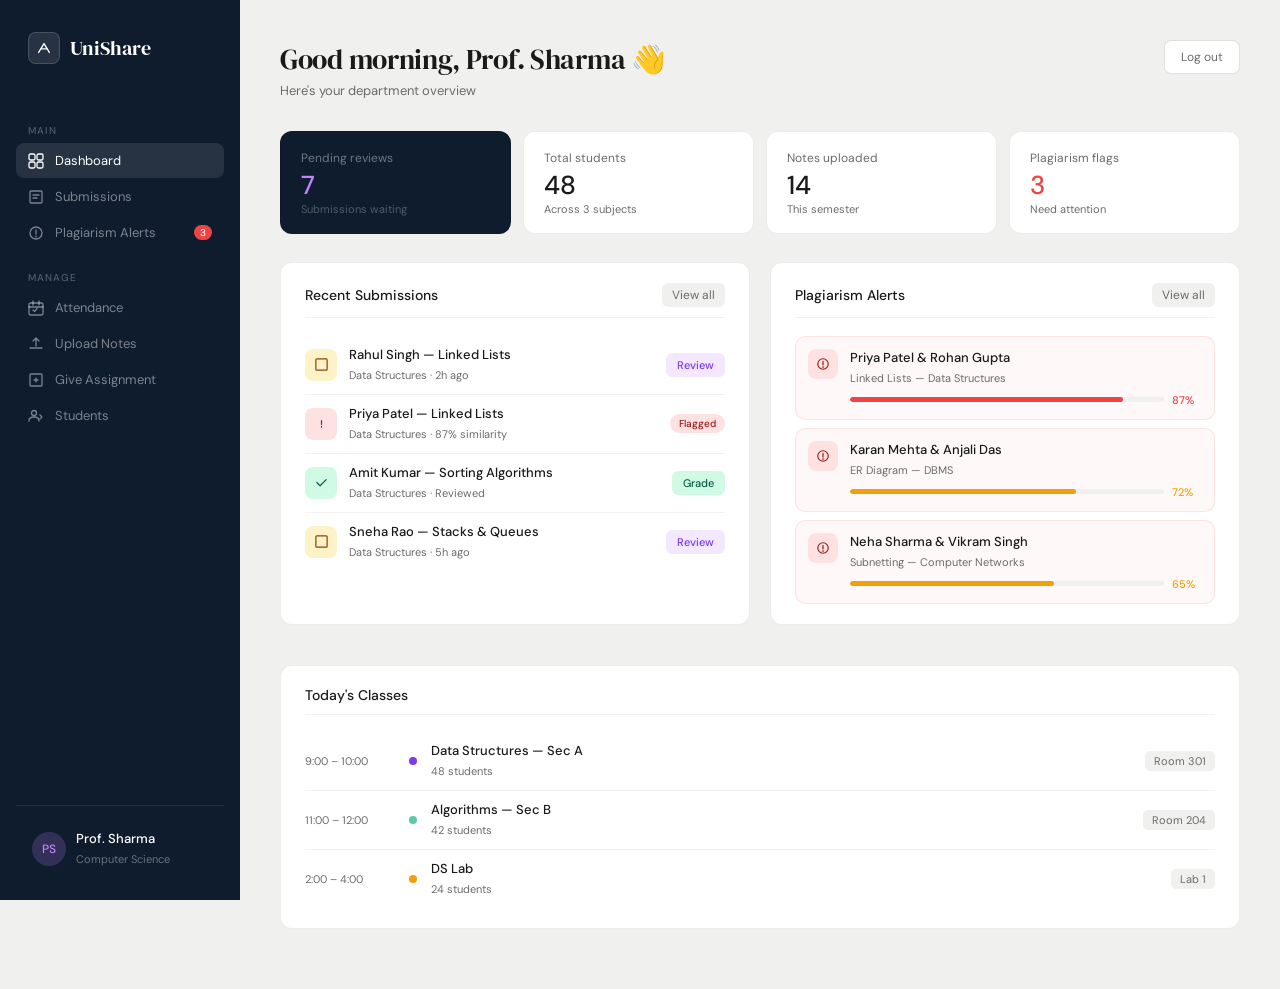
<file: faculty-dashboard.html>
<!DOCTYPE html>
<html lang="en">
<head>
  <meta charset="UTF-8" />
  <meta name="viewport" content="width=device-width, initial-scale=1.0"/>
  <title>UniShare — Faculty Dashboard</title>
  <link rel="preconnect" href="https://fonts.googleapis.com">
  <link rel="preconnect" href="https://fonts.gstatic.com" crossorigin>
  <link href="https://fonts.googleapis.com/css2?family=DM+Serif+Display:ital@0;1&family=DM+Sans:wght@300;400;500&display=swap" rel="stylesheet">
  <style>
    *, *::before, *::after { box-sizing: border-box; margin: 0; padding: 0; }

    html, body {
      height: 100%;
      font-family: 'DM Sans', sans-serif;
      background: #f0f0ee;
      color: #1a1a1a;
    }

    .app { display: flex; min-height: 100vh; }

    /* ── SIDEBAR ── */
    .sidebar {
      width: 240px;
      background: #0f1c2e;
      display: flex;
      flex-direction: column;
      padding: 1.5rem 1rem;
      position: fixed;
      top: 0; left: 0; bottom: 0;
      z-index: 100;
    }

    .brand {
      display: flex; align-items: center; gap: 10px;
      padding: 0.5rem 0.75rem;
      margin-bottom: 2rem;
    }

    .brand-mark {
      width: 32px; height: 32px;
      background: rgba(255,255,255,0.1);
      border: 1px solid rgba(255,255,255,0.15);
      border-radius: 8px;
      display: flex; align-items: center; justify-content: center;
    }

    .brand-name {
      font-family: 'DM Serif Display', serif;
      font-size: 20px; color: #fff;
    }

    .nav-section-label {
      font-size: 10px; font-weight: 500;
      letter-spacing: 0.09em; text-transform: uppercase;
      color: rgba(255,255,255,0.28);
      padding: 0 0.75rem;
      margin-bottom: 6px; margin-top: 1.25rem;
    }

    .nav-item {
      display: flex; align-items: center; gap: 11px;
      padding: 9px 12px;
      border-radius: 8px; cursor: pointer;
      color: rgba(255,255,255,0.45);
      font-size: 13px; font-weight: 400;
      transition: all 0.15s;
      text-decoration: none; margin-bottom: 1px;
      border: none; background: none;
      font-family: 'DM Sans', sans-serif;
      width: 100%; text-align: left;
    }

    .nav-item:hover {
      background: rgba(255,255,255,0.07);
      color: rgba(255,255,255,0.85);
    }

    .nav-item.active {
      background: rgba(255,255,255,0.1);
      color: #fff;
    }

    .nav-item svg { width: 16px; height: 16px; flex-shrink: 0; }

    .nav-badge {
      margin-left: auto;
      background: #ef4444;
      color: #fff;
      font-size: 10px; font-weight: 500;
      padding: 1px 6px; border-radius: 20px;
    }

    .sidebar-bottom {
      margin-top: auto;
      padding: 1rem 0.5rem 0;
      border-top: 1px solid rgba(255,255,255,0.07);
    }

    .user-card {
      display: flex; align-items: center; gap: 10px;
      padding: 8px 8px;
    }

    .user-avatar {
      width: 34px; height: 34px; border-radius: 50%;
      background: rgba(192,132,252,0.2);
      display: flex; align-items: center; justify-content: center;
      font-size: 12px; font-weight: 500; color: #c084fc;
      flex-shrink: 0;
    }

    .user-info p    { font-size: 13px; color: #fff; font-weight: 500; }
    .user-info span { font-size: 11px; color: rgba(255,255,255,0.38); }

    /* ── MAIN ── */
    .main {
      margin-left: 240px;
      flex: 1;
      padding: 2.5rem 2.5rem;
      min-height: 100vh;
    }

    /* ── PAGE HEADER ── */
    .page-header {
      display: flex; align-items: flex-start; justify-content: space-between;
      margin-bottom: 2rem;
    }

    .page-header h1 {
      font-family: 'DM Serif Display', serif;
      font-size: 28px; font-weight: 400;
      color: #1a1a1a; letter-spacing: -0.3px;
      margin-bottom: 4px;
    }

    .page-header p { font-size: 13px; color: #6b6b68; }

    .logout-btn {
      font-size: 12px; color: #6b6b68;
      background: #fff;
      border: 0.5px solid rgba(0,0,0,0.12);
      border-radius: 7px; padding: 8px 16px;
      cursor: pointer; font-family: 'DM Sans', sans-serif;
      transition: background 0.15s;
    }

    .logout-btn:hover { background: #f0f0ee; }

    /* ── SECTIONS ── */
    .section { display: none; }
    .section.active { display: block; }

    /* ── STATS GRID ── */
    .stats-grid {
      display: grid; grid-template-columns: repeat(4,1fr);
      gap: 12px; margin-bottom: 1.75rem;
    }

    .stat-card {
      background: #fff;
      border: 0.5px solid rgba(0,0,0,0.07);
      border-radius: 12px; padding: 1.1rem 1.25rem;
    }

    .stat-card.dark { background: #0f1c2e; }

    .stat-label { font-size: 12px; color: #6b6b68; margin-bottom: 6px; }
    .stat-value { font-size: 26px; font-weight: 500; color: #1a1a1a; line-height: 1; }
    .stat-sub   { font-size: 11px; color: #6b6b68; margin-top: 4px; }

    .stat-card.dark .stat-label { color: rgba(255,255,255,0.4); }
    .stat-card.dark .stat-value { color: #c084fc; }
    .stat-card.dark .stat-sub   { color: rgba(255,255,255,0.28); }

    /* ── TWO COL ── */
    .two-col {
      display: grid; grid-template-columns: 1fr 1fr;
      gap: 1.25rem; margin-bottom: 1.25rem;
    }

    /* ── WHITE CARD ── */
    .card {
      background: #fff;
      border: 0.5px solid rgba(0,0,0,0.07);
      border-radius: 12px;
      padding: 1.25rem 1.5rem;
      margin-bottom: 1.25rem;
    }

    .card-header {
      display: flex; align-items: center; justify-content: space-between;
      margin-bottom: 1.1rem;
      padding-bottom: 10px;
      border-bottom: 1px solid rgba(0,0,0,0.05);
    }

    .card-title { font-size: 14px; font-weight: 500; color: #1a1a1a; }

    .card-action {
      font-size: 12px; color: #6b6b68;
      background: #f0f0ee; padding: 4px 10px;
      border-radius: 6px; cursor: pointer;
      text-decoration: none; border: none;
      font-family: 'DM Sans', sans-serif;
      transition: background 0.15s;
    }

    .card-action:hover { background: #e4e4e2; }

    /* ── BADGES ── */
    .badge {
      font-size: 10px; font-weight: 500;
      padding: 3px 9px; border-radius: 20px; white-space: nowrap;
    }

    .badge.pending  { background: #fef3c7; color: #92400e; }
    .badge.done     { background: #d1fae5; color: #065f46; }
    .badge.flagged  { background: #fee2e2; color: #991b1b; }
    .badge.new      { background: #dbeafe; color: #1e40af; }

    /* ── SUBMISSION ROWS ── */
    .sub-row {
      display: flex; align-items: center; gap: 12px;
      padding: 10px 0;
      border-bottom: 1px solid rgba(0,0,0,0.05);
    }

    .sub-row:last-child { border-bottom: none; padding-bottom: 0; }

    .sub-icon {
      width: 32px; height: 32px; border-radius: 8px;
      display: flex; align-items: center; justify-content: center;
      flex-shrink: 0;
    }

    .sub-icon.pending { background: #fef3c7; }
    .sub-icon.done    { background: #d1fae5; }
    .sub-icon.flagged { background: #fee2e2; }

    .sub-info { flex: 1; }
    .sub-info p    { font-size: 13px; font-weight: 500; color: #1a1a1a; }
    .sub-info span { font-size: 11px; color: #6b6b68; }

    .action-btn {
      font-size: 11px; font-weight: 500;
      font-family: 'DM Sans', sans-serif;
      border: none; border-radius: 6px; padding: 5px 11px; cursor: pointer;
      transition: background 0.15s;
    }

    .action-btn.review { background: #f3e8ff; color: #7c3aed; }
    .action-btn.review:hover { background: #e9d5ff; }
    .action-btn.grade  { background: #d1fae5; color: #065f46; }
    .action-btn.grade:hover  { background: #a7f3d0; }

    /* ── PLAGIARISM ALERTS ── */
    .alert-item {
      display: flex; align-items: flex-start; gap: 12px;
      padding: 12px;
      background: #fff8f8;
      border: 1px solid rgba(239,68,68,0.12);
      border-radius: 10px; margin-bottom: 8px;
    }

    .alert-item:last-child { margin-bottom: 0; }

    .alert-icon {
      width: 30px; height: 30px; background: #fee2e2;
      border-radius: 8px;
      display: flex; align-items: center; justify-content: center;
      flex-shrink: 0;
    }

    .alert-info { flex: 1; }
    .alert-info p    { font-size: 13px; font-weight: 500; color: #1a1a1a; }
    .alert-info span { font-size: 11px; color: #6b6b68; }

    .sim-bar { display: flex; align-items: center; gap: 8px; margin-top: 6px; }

    .sim-track {
      flex: 1; height: 5px;
      background: #f0f0ee; border-radius: 20px; overflow: hidden;
    }

    .sim-fill { height: 100%; border-radius: 20px; }
    .sim-label { font-size: 11px; font-weight: 500; min-width: 30px; }

    /* ── SCHEDULE ROW ── */
    .today-row {
      display: flex; align-items: center; gap: 14px;
      padding: 10px 0; border-bottom: 1px solid rgba(0,0,0,0.05);
    }

    .today-row:last-child { border-bottom: none; }
    .today-time  { font-size: 11px; color: #6b6b68; min-width: 90px; }
    .today-dot   { width: 8px; height: 8px; border-radius: 50%; flex-shrink: 0; }
    .today-info p    { font-size: 13px; font-weight: 500; color: #1a1a1a; }
    .today-info span { font-size: 11px; color: #6b6b68; }
    .today-room {
      margin-left: auto; font-size: 11px; color: #6b6b68;
      background: #f0f0ee; padding: 3px 9px; border-radius: 5px;
    }

    /* ── FORMS ── */
    .form-label {
      font-size: 11px; font-weight: 500; color: #6b6b68;
      letter-spacing: 0.04em; text-transform: uppercase;
      margin-bottom: 6px; display: block;
    }

    .form-input, .form-select, .form-date {
      width: 100%; height: 40px;
      border: 1px solid rgba(0,0,0,0.1);
      border-radius: 8px; padding: 0 12px;
      font-family: 'DM Sans', sans-serif; font-size: 13px;
      color: #1a1a1a; background: #fff; outline: none;
      margin-bottom: 14px; transition: border-color 0.15s;
    }

    .form-input:focus, .form-select:focus, .form-date:focus {
      border-color: rgba(0,0,0,0.28);
      box-shadow: 0 0 0 3px rgba(15,28,46,0.07);
    }

    .upload-box {
      border: 1.5px dashed rgba(0,0,0,0.13);
      border-radius: 10px; padding: 1.75rem;
      text-align: center; cursor: pointer;
      margin-bottom: 14px;
      transition: border-color 0.15s, background 0.15s;
    }

    .upload-box:hover { border-color: #0f1c2e; background: #f7f7f5; }
    .upload-box p    { font-size: 13px; color: #6b6b68; margin-top: 8px; }
    .upload-box span { font-size: 11px; color: #9a9a96; }

    .upload-icon-box {
      width: 40px; height: 40px; background: #e8edf2;
      border-radius: 10px;
      display: flex; align-items: center; justify-content: center;
      margin: 0 auto 6px;
    }

    .form-submit {
      width: 100%; height: 42px;
      background: #0f1c2e; color: #fff;
      border: none; border-radius: 8px;
      font-family: 'DM Sans', sans-serif;
      font-size: 13px; font-weight: 500;
      cursor: pointer; transition: opacity 0.15s;
    }

    .form-submit:hover { opacity: 0.85; }

    /* ── DATA TABLE ── */
    .data-table {
      width: 100%; border-collapse: collapse; font-size: 13px;
    }

    .data-table th {
      background: #f7f7f5; padding: 9px 12px;
      text-align: left; font-size: 11px; font-weight: 500;
      color: #6b6b68; letter-spacing: 0.03em;
      border-bottom: 1px solid rgba(0,0,0,0.07);
    }

    .data-table td {
      padding: 10px 12px;
      border-bottom: 1px solid rgba(0,0,0,0.05);
      color: #1a1a1a; vertical-align: middle;
    }

    .data-table tr:last-child td { border-bottom: none; }
    .data-table tr:hover td { background: #fafaf9; }

    .stu-avatar {
      width: 26px; height: 26px; border-radius: 50%;
      background: #dbeafe;
      display: inline-flex; align-items: center; justify-content: center;
      font-size: 10px; font-weight: 500; color: #1e40af;
      margin-right: 7px; vertical-align: middle;
    }

    /* ── ATTENDANCE ── */
    .att-summary {
      display: grid; grid-template-columns: repeat(4,1fr);
      gap: 10px; margin-bottom: 1.25rem;
    }

    .att-sum-card {
      background: #fff; border: 0.5px solid rgba(0,0,0,0.07);
      border-radius: 10px; padding: 0.9rem 1rem; text-align: center;
    }

    .att-sum-num   { font-size: 22px; font-weight: 500; color: #1a1a1a; line-height: 1; }
    .att-sum-label { font-size: 11px; color: #6b6b68; margin-top: 3px; }

    .att-controls {
      display: flex; align-items: center; gap: 10px;
      margin-bottom: 1.25rem; flex-wrap: wrap;
    }

    .att-controls .form-select { margin-bottom: 0; width: auto; min-width: 180px; }
    .att-controls .form-date   { margin-bottom: 0; width: auto; }

    .att-load-btn {
      height: 40px; padding: 0 18px;
      background: #0f1c2e; color: #fff;
      border: none; border-radius: 8px;
      font-family: 'DM Sans', sans-serif;
      font-size: 13px; font-weight: 500;
      cursor: pointer; white-space: nowrap;
      transition: opacity 0.15s;
    }

    .att-load-btn:hover { opacity: 0.85; }

    .att-toggle { display: flex; gap: 5px; }

    .att-btn {
      width: 32px; height: 28px;
      border: 1px solid rgba(0,0,0,0.1);
      border-radius: 6px; font-size: 11px; font-weight: 500;
      cursor: pointer; font-family: 'DM Sans', sans-serif;
      transition: all 0.12s; background: #fff; color: #6b6b68;
    }

    .att-btn.present { background: #d1fae5; color: #065f46; border-color: rgba(5,150,105,0.2); }
    .att-btn.absent  { background: #fee2e2; color: #991b1b; border-color: rgba(239,68,68,0.2); }
    .att-btn.late    { background: #fef3c7; color: #92400e; border-color: rgba(245,158,11,0.2); }

    .att-pct {
      font-size: 12px; font-weight: 500;
      padding: 3px 8px; border-radius: 6px; min-width: 42px; text-align: center;
    }

    .att-pct.good { background: #d1fae5; color: #065f46; }
    .att-pct.ok   { background: #fef3c7; color: #92400e; }
    .att-pct.low  { background: #fee2e2; color: #991b1b; }

    .save-att-btn {
      height: 34px; padding: 0 16px;
      background: #0f1c2e; color: #fff;
      border: none; border-radius: 7px;
      font-family: 'DM Sans', sans-serif;
      font-size: 12px; font-weight: 500;
      cursor: pointer; transition: opacity 0.15s;
    }

    .save-att-btn:hover { opacity: 0.85; }

    .chip {
      font-size: 11px; font-weight: 500;
      padding: 2px 8px; border-radius: 20px;
    }

    .chip.p { background: #d1fae5; color: #065f46; }
    .chip.a { background: #fee2e2; color: #991b1b; }
    .chip.l { background: #fef3c7; color: #92400e; }

    /* ── SCORE BARS ── */
    .score-row {
      display: flex; align-items: center; gap: 14px;
      padding: 12px 0;
      border-bottom: 1px solid rgba(0,0,0,0.05);
    }

    .score-row:last-child { border-bottom: none; }
    .score-subject { font-size: 13px; color: #1a1a1a; min-width: 160px; }

    .score-bar-track {
      flex: 1; height: 7px;
      background: #f0f0ee; border-radius: 20px; overflow: hidden;
    }

    .score-bar-fill { height: 100%; border-radius: 20px; }

    .score-pct {
      font-size: 13px; font-weight: 500;
      color: #1a1a1a; min-width: 36px; text-align: right;
    }

    @media (max-width: 900px) {
      .sidebar { display: none; }
      .main { margin-left: 0; }
      .stats-grid { grid-template-columns: 1fr 1fr; }
      .two-col { grid-template-columns: 1fr; }
      .att-summary { grid-template-columns: 1fr 1fr; }
    }
  </style>
</head>
<body>
<div class="app">

  <!-- ── SIDEBAR ── -->
  <aside class="sidebar">
    <div class="brand">
      <div class="brand-mark">
        <svg width="16" height="16" viewBox="0 0 18 18" fill="none">
          <path d="M3 14L9 4L15 14" stroke="white" stroke-width="1.5" stroke-linecap="round" stroke-linejoin="round"/>
          <path d="M5.5 10H12.5" stroke="white" stroke-width="1.5" stroke-linecap="round"/>
        </svg>
      </div>
      <span class="brand-name">UniShare</span>
    </div>

    <div class="nav-section-label">Main</div>

    <button class="nav-item active" onclick="showSection('dashboard',this)">
      <svg viewBox="0 0 16 16" fill="none"><rect x="1" y="1" width="6" height="6" rx="1.5" stroke="currentColor" stroke-width="1.3"/><rect x="9" y="1" width="6" height="6" rx="1.5" stroke="currentColor" stroke-width="1.3"/><rect x="1" y="9" width="6" height="6" rx="1.5" stroke="currentColor" stroke-width="1.3"/><rect x="9" y="9" width="6" height="6" rx="1.5" stroke="currentColor" stroke-width="1.3"/></svg>
      Dashboard
    </button>

    <button class="nav-item" onclick="showSection('submissions',this)">
      <svg viewBox="0 0 16 16" fill="none"><path d="M3 2h10a1 1 0 011 1v10a1 1 0 01-1 1H3a1 1 0 01-1-1V3a1 1 0 011-1z" stroke="currentColor" stroke-width="1.3"/><path d="M5 6h6M5 9h4" stroke="currentColor" stroke-width="1.3" stroke-linecap="round"/></svg>
      Submissions
    </button>

    <button class="nav-item" onclick="showSection('plagiarism',this)">
      <svg viewBox="0 0 16 16" fill="none"><circle cx="8" cy="8" r="6" stroke="currentColor" stroke-width="1.3"/><path d="M8 5v4M8 11v1" stroke="currentColor" stroke-width="1.3" stroke-linecap="round"/></svg>
      Plagiarism Alerts
      <span class="nav-badge">3</span>
    </button>

    <div class="nav-section-label">Manage</div>

    <button class="nav-item" onclick="showSection('attendance',this)">
      <svg viewBox="0 0 16 16" fill="none"><rect x="1" y="3" width="14" height="12" rx="1.5" stroke="currentColor" stroke-width="1.3"/><path d="M5 1v4M11 1v4M1 7h14" stroke="currentColor" stroke-width="1.3" stroke-linecap="round"/><path d="M5 10l1.5 1.5L9 8.5" stroke="currentColor" stroke-width="1.3" stroke-linecap="round" stroke-linejoin="round"/></svg>
      Attendance
    </button>

    <button class="nav-item" onclick="showSection('upload-notes',this)">
      <svg viewBox="0 0 16 16" fill="none"><path d="M8 10V2M5 5l3-3 3 3" stroke="currentColor" stroke-width="1.3" stroke-linecap="round" stroke-linejoin="round"/><path d="M2 12h12" stroke="currentColor" stroke-width="1.3" stroke-linecap="round"/></svg>
      Upload Notes
    </button>

    <button class="nav-item" onclick="showSection('assign',this)">
      <svg viewBox="0 0 16 16" fill="none"><path d="M3 2h10a1 1 0 011 1v10a1 1 0 01-1 1H3a1 1 0 01-1-1V3a1 1 0 011-1z" stroke="currentColor" stroke-width="1.3"/><path d="M6 8h4M8 6v4" stroke="currentColor" stroke-width="1.3" stroke-linecap="round"/></svg>
      Give Assignment
    </button>

    <button class="nav-item" onclick="showSection('students',this)">
      <svg viewBox="0 0 16 16" fill="none"><circle cx="6" cy="5" r="2.5" stroke="currentColor" stroke-width="1.3"/><path d="M1 13c0-2.5 2-4 5-4s5 1.5 5 4" stroke="currentColor" stroke-width="1.3" stroke-linecap="round"/><path d="M12 7l2 2-2 2" stroke="currentColor" stroke-width="1.3" stroke-linecap="round" stroke-linejoin="round"/></svg>
      Students
    </button>

    <div class="sidebar-bottom">
      <div class="user-card">
        <div class="user-avatar" id="nav-avatar">PS</div>
        <div class="user-info">
          <p id="nav-name">Prof. Sharma</p>
          <span>Computer Science</span>
        </div>
      </div>
    </div>
  </aside>

  <!-- ── MAIN ── -->
  <main class="main">

    <!-- ══════════════════════════
         DASHBOARD
    ══════════════════════════ -->
    <div class="section active" id="section-dashboard">
      <div class="page-header">
        <div>
          <h1 id="page-title">Good morning, Prof. Sharma 👋</h1>
          <p id="page-sub">Here's your department overview</p>
        </div>
        <button class="logout-btn" onclick="localStorage.clear(); window.location.href='login.html'">Log out</button>
      </div>

      <div class="stats-grid">
        <div class="stat-card dark">
          <div class="stat-label">Pending reviews</div>
          <div class="stat-value">7</div>
          <div class="stat-sub">Submissions waiting</div>
        </div>
        <div class="stat-card">
          <div class="stat-label">Total students</div>
          <div class="stat-value">48</div>
          <div class="stat-sub">Across 3 subjects</div>
        </div>
        <div class="stat-card">
          <div class="stat-label">Notes uploaded</div>
          <div class="stat-value">14</div>
          <div class="stat-sub">This semester</div>
        </div>
        <div class="stat-card">
          <div class="stat-label">Plagiarism flags</div>
          <div class="stat-value" style="color:#ef4444">3</div>
          <div class="stat-sub">Need attention</div>
        </div>
      </div>

      <div class="two-col">
        <!-- Recent Submissions -->
        <div class="card">
          <div class="card-header">
            <span class="card-title">Recent Submissions</span>
            <button class="card-action" onclick="showSection('submissions', document.querySelectorAll('.nav-item')[1])">View all</button>
          </div>
          <div class="sub-row">
            <div class="sub-icon pending"><svg width="15" height="15" viewBox="0 0 16 16" fill="none"><path d="M3 2h10a1 1 0 011 1v10a1 1 0 01-1 1H3a1 1 0 01-1-1V3a1 1 0 011-1z" stroke="#92400e" stroke-width="1.3"/></svg></div>
            <div class="sub-info"><p>Rahul Singh — Linked Lists</p><span>Data Structures · 2h ago</span></div>
            <button class="action-btn review">Review</button>
          </div>
          <div class="sub-row">
            <div class="sub-icon flagged"><svg width="15" height="15" viewBox="0 0 16 16" fill="none"><path d="M8 5v4M8 11v1" stroke="#991b1b" stroke-width="1.3" stroke-linecap="round"/></svg></div>
            <div class="sub-info"><p>Priya Patel — Linked Lists</p><span>Data Structures · 87% similarity</span></div>
            <span class="badge flagged">Flagged</span>
          </div>
          <div class="sub-row">
            <div class="sub-icon done"><svg width="15" height="15" viewBox="0 0 16 16" fill="none"><path d="M3 8l3.5 3.5L13 5" stroke="#065f46" stroke-width="1.3" stroke-linecap="round" stroke-linejoin="round"/></svg></div>
            <div class="sub-info"><p>Amit Kumar — Sorting Algorithms</p><span>Data Structures · Reviewed</span></div>
            <button class="action-btn grade">Grade</button>
          </div>
          <div class="sub-row">
            <div class="sub-icon pending"><svg width="15" height="15" viewBox="0 0 16 16" fill="none"><path d="M3 2h10a1 1 0 011 1v10a1 1 0 01-1 1H3a1 1 0 01-1-1V3a1 1 0 011-1z" stroke="#92400e" stroke-width="1.3"/></svg></div>
            <div class="sub-info"><p>Sneha Rao — Stacks &amp; Queues</p><span>Data Structures · 5h ago</span></div>
            <button class="action-btn review">Review</button>
          </div>
        </div>

        <!-- Plagiarism -->
        <div class="card">
          <div class="card-header">
            <span class="card-title">Plagiarism Alerts</span>
            <button class="card-action" onclick="showSection('plagiarism', document.querySelectorAll('.nav-item')[2])">View all</button>
          </div>
          <div class="alert-item">
            <div class="alert-icon"><svg width="14" height="14" viewBox="0 0 16 16" fill="none"><path d="M8 5v4M8 11v1" stroke="#991b1b" stroke-width="1.4" stroke-linecap="round"/><circle cx="8" cy="8" r="6" stroke="#991b1b" stroke-width="1.3"/></svg></div>
            <div class="alert-info"><p>Priya Patel &amp; Rohan Gupta</p><span>Linked Lists — Data Structures</span>
              <div class="sim-bar"><div class="sim-track"><div class="sim-fill" style="width:87%;background:#ef4444"></div></div><span class="sim-label" style="color:#ef4444">87%</span></div>
            </div>
          </div>
          <div class="alert-item">
            <div class="alert-icon"><svg width="14" height="14" viewBox="0 0 16 16" fill="none"><path d="M8 5v4M8 11v1" stroke="#991b1b" stroke-width="1.4" stroke-linecap="round"/><circle cx="8" cy="8" r="6" stroke="#991b1b" stroke-width="1.3"/></svg></div>
            <div class="alert-info"><p>Karan Mehta &amp; Anjali Das</p><span>ER Diagram — DBMS</span>
              <div class="sim-bar"><div class="sim-track"><div class="sim-fill" style="width:72%;background:#f59e0b"></div></div><span class="sim-label" style="color:#f59e0b">72%</span></div>
            </div>
          </div>
          <div class="alert-item">
            <div class="alert-icon"><svg width="14" height="14" viewBox="0 0 16 16" fill="none"><path d="M8 5v4M8 11v1" stroke="#991b1b" stroke-width="1.4" stroke-linecap="round"/><circle cx="8" cy="8" r="6" stroke="#991b1b" stroke-width="1.3"/></svg></div>
            <div class="alert-info"><p>Neha Sharma &amp; Vikram Singh</p><span>Subnetting — Computer Networks</span>
              <div class="sim-bar"><div class="sim-track"><div class="sim-fill" style="width:65%;background:#f59e0b"></div></div><span class="sim-label" style="color:#f59e0b">65%</span></div>
            </div>
          </div>
        </div>
      </div>

      <!-- Today's classes -->
      <div class="card">
        <div class="card-header"><span class="card-title">Today's Classes</span></div>
        <div class="today-row"><span class="today-time">9:00 – 10:00</span><div class="today-dot" style="background:#7c3aed"></div><div class="today-info"><p>Data Structures — Sec A</p><span>48 students</span></div><span class="today-room">Room 301</span></div>
        <div class="today-row"><span class="today-time">11:00 – 12:00</span><div class="today-dot" style="background:#5DCAA5"></div><div class="today-info"><p>Algorithms — Sec B</p><span>42 students</span></div><span class="today-room">Room 204</span></div>
        <div class="today-row"><span class="today-time">2:00 – 4:00</span><div class="today-dot" style="background:#f59e0b"></div><div class="today-info"><p>DS Lab</p><span>24 students</span></div><span class="today-room">Lab 1</span></div>
      </div>
    </div>

    <!-- ══════════════════════════
         SUBMISSIONS
    ══════════════════════════ -->
    <div class="section" id="section-submissions">
      <div class="page-header">
        <div><h1>Submissions</h1><p>Review and grade student assignments</p></div>
        <button class="logout-btn" onclick="localStorage.clear(); window.location.href='login.html'">Log out</button>
      </div>
      <div class="card">
        <div class="card-header"><span class="card-title">All Submissions</span></div>
        <div class="sub-row"><div class="sub-icon pending"><svg width="15" height="15" viewBox="0 0 16 16" fill="none"><path d="M3 2h10a1 1 0 011 1v10a1 1 0 01-1 1H3a1 1 0 01-1-1V3a1 1 0 011-1z" stroke="#92400e" stroke-width="1.3"/></svg></div><div class="sub-info"><p>Rahul Singh — Linked Lists</p><span>Data Structures · 21 Mar 2026</span></div><button class="action-btn review">Review</button></div>
        <div class="sub-row"><div class="sub-icon flagged"><svg width="15" height="15" viewBox="0 0 16 16" fill="none"><path d="M8 5v4M8 11v1" stroke="#991b1b" stroke-width="1.3" stroke-linecap="round"/></svg></div><div class="sub-info"><p>Priya Patel — Linked Lists</p><span>Data Structures · 87% similarity</span></div><span class="badge flagged">Flagged</span></div>
        <div class="sub-row"><div class="sub-icon done"><svg width="15" height="15" viewBox="0 0 16 16" fill="none"><path d="M3 8l3.5 3.5L13 5" stroke="#065f46" stroke-width="1.3" stroke-linecap="round" stroke-linejoin="round"/></svg></div><div class="sub-info"><p>Amit Kumar — Sorting Algorithms</p><span>Data Structures · 20 Mar 2026</span></div><button class="action-btn grade">Grade</button></div>
        <div class="sub-row"><div class="sub-icon pending"><svg width="15" height="15" viewBox="0 0 16 16" fill="none"><path d="M3 2h10a1 1 0 011 1v10a1 1 0 01-1 1H3a1 1 0 01-1-1V3a1 1 0 011-1z" stroke="#92400e" stroke-width="1.3"/></svg></div><div class="sub-info"><p>Sneha Rao — Stacks &amp; Queues</p><span>Data Structures · 21 Mar 2026</span></div><button class="action-btn review">Review</button></div>
        <div class="sub-row"><div class="sub-icon done"><svg width="15" height="15" viewBox="0 0 16 16" fill="none"><path d="M3 8l3.5 3.5L13 5" stroke="#065f46" stroke-width="1.3" stroke-linecap="round" stroke-linejoin="round"/></svg></div><div class="sub-info"><p>Rohan Gupta — Linked Lists</p><span>Data Structures · 19 Mar 2026</span></div><button class="action-btn grade">Grade</button></div>
        <div class="sub-row"><div class="sub-icon flagged"><svg width="15" height="15" viewBox="0 0 16 16" fill="none"><path d="M8 5v4M8 11v1" stroke="#991b1b" stroke-width="1.3" stroke-linecap="round"/></svg></div><div class="sub-info"><p>Karan Mehta — ER Diagram</p><span>DBMS · 72% similarity</span></div><span class="badge flagged">Flagged</span></div>
        <div class="sub-row"><div class="sub-icon pending"><svg width="15" height="15" viewBox="0 0 16 16" fill="none"><path d="M3 2h10a1 1 0 011 1v10a1 1 0 01-1 1H3a1 1 0 01-1-1V3a1 1 0 011-1z" stroke="#92400e" stroke-width="1.3"/></svg></div><div class="sub-info"><p>Anjali Das — Process Scheduling</p><span>Operating Systems · 22 Mar 2026</span></div><button class="action-btn review">Review</button></div>
      </div>
    </div>

    <!-- ══════════════════════════
         PLAGIARISM
    ══════════════════════════ -->
    <div class="section" id="section-plagiarism">
      <div class="page-header">
        <div><h1>Plagiarism Alerts</h1><p>Submissions flagged for high similarity</p></div>
        <button class="logout-btn" onclick="localStorage.clear(); window.location.href='login.html'">Log out</button>
      </div>
      <div class="card">
        <div class="card-header"><span class="card-title">All Flagged Submissions</span></div>
        <div class="alert-item">
          <div class="alert-icon"><svg width="14" height="14" viewBox="0 0 16 16" fill="none"><path d="M8 5v4M8 11v1" stroke="#991b1b" stroke-width="1.4" stroke-linecap="round"/><circle cx="8" cy="8" r="6" stroke="#991b1b" stroke-width="1.3"/></svg></div>
          <div class="alert-info"><p>Priya Patel &amp; Rohan Gupta</p><span>Linked Lists — Data Structures · 21 Mar 2026</span>
            <div class="sim-bar"><div class="sim-track"><div class="sim-fill" style="width:87%;background:#ef4444"></div></div><span class="sim-label" style="color:#ef4444">87%</span></div>
          </div>
        </div>
        <div class="alert-item" style="margin-top:8px">
          <div class="alert-icon"><svg width="14" height="14" viewBox="0 0 16 16" fill="none"><path d="M8 5v4M8 11v1" stroke="#991b1b" stroke-width="1.4" stroke-linecap="round"/><circle cx="8" cy="8" r="6" stroke="#991b1b" stroke-width="1.3"/></svg></div>
          <div class="alert-info"><p>Karan Mehta &amp; Anjali Das</p><span>ER Diagram — DBMS · 20 Mar 2026</span>
            <div class="sim-bar"><div class="sim-track"><div class="sim-fill" style="width:72%;background:#f59e0b"></div></div><span class="sim-label" style="color:#f59e0b">72%</span></div>
          </div>
        </div>
        <div class="alert-item" style="margin-top:8px">
          <div class="alert-icon"><svg width="14" height="14" viewBox="0 0 16 16" fill="none"><path d="M8 5v4M8 11v1" stroke="#991b1b" stroke-width="1.4" stroke-linecap="round"/><circle cx="8" cy="8" r="6" stroke="#991b1b" stroke-width="1.3"/></svg></div>
          <div class="alert-info"><p>Neha Sharma &amp; Vikram Singh</p><span>Subnetting — Computer Networks · 18 Mar 2026</span>
            <div class="sim-bar"><div class="sim-track"><div class="sim-fill" style="width:65%;background:#f59e0b"></div></div><span class="sim-label" style="color:#f59e0b">65%</span></div>
          </div>
        </div>
      </div>
    </div>

    <!-- ══════════════════════════
         ATTENDANCE
    ══════════════════════════ -->
    <div class="section" id="section-attendance">
      <div class="page-header">
        <div><h1>Attendance</h1><p>Mark and track student attendance</p></div>
        <button class="logout-btn" onclick="localStorage.clear(); window.location.href='login.html'">Log out</button>
      </div>

      <div class="att-summary">
        <div class="att-sum-card"><div class="att-sum-num">8</div><div class="att-sum-label">Total Students</div></div>
        <div class="att-sum-card"><div class="att-sum-num" style="color:#065f46" id="att-p">0</div><div class="att-sum-label">Present</div></div>
        <div class="att-sum-card"><div class="att-sum-num" style="color:#991b1b" id="att-a">0</div><div class="att-sum-label">Absent</div></div>
        <div class="att-sum-card"><div class="att-sum-num" style="color:#92400e" id="att-l">0</div><div class="att-sum-label">Late</div></div>
      </div>

      <div class="card">
        <div class="card-header"><span class="card-title">Mark Attendance</span></div>
        <div class="att-controls">
          <select class="form-select" id="att-subject" style="margin-bottom:0">
            <option value="">Select subject...</option>
            <option>Data Structures</option>
            <option>Algorithms</option>
            <option>DBMS</option>
            <option>Operating Systems</option>
            <option>Computer Networks</option>
          </select>
          <input class="form-date" type="date" id="att-date" style="margin-bottom:0" />
          <button class="att-load-btn" onclick="loadAttendance()">Load Students</button>
        </div>

        <div id="att-wrap" style="display:none">
          <table class="data-table">
            <thead><tr><th>#</th><th>Student</th><th>Roll No.</th><th>Mark Attendance</th><th>Status</th></tr></thead>
            <tbody id="att-tbody"></tbody>
          </table>
          <div style="display:flex;align-items:center;justify-content:space-between;margin-top:1.25rem;padding-top:1rem;border-top:1px solid rgba(0,0,0,0.06)">
            <span style="font-size:13px;color:#6b6b68" id="att-label">Session: —</span>
            <button class="save-att-btn" onclick="saveAttendance()">💾 Save Attendance</button>
          </div>
        </div>
      </div>

      <div class="card">
        <div class="card-header"><span class="card-title">Attendance History</span></div>
        <table class="data-table">
          <thead><tr><th>Date</th><th>Subject</th><th>Present</th><th>Absent</th><th>Late</th><th>%</th></tr></thead>
          <tbody id="history-tbody">
            <tr><td>21 Mar 2026</td><td>Data Structures</td><td><span class="chip p">6 P</span></td><td><span class="chip a">1 A</span></td><td><span class="chip l">1 L</span></td><td><span class="att-pct good">87%</span></td></tr>
            <tr><td>20 Mar 2026</td><td>DBMS</td><td><span class="chip p">7 P</span></td><td><span class="chip a">1 A</span></td><td><span class="chip l">0 L</span></td><td><span class="att-pct good">87%</span></td></tr>
            <tr><td>19 Mar 2026</td><td>Algorithms</td><td><span class="chip p">5 P</span></td><td><span class="chip a">2 A</span></td><td><span class="chip l">1 L</span></td><td><span class="att-pct ok">75%</span></td></tr>
            <tr><td>18 Mar 2026</td><td>Computer Networks</td><td><span class="chip p">4 P</span></td><td><span class="chip a">3 A</span></td><td><span class="chip l">1 L</span></td><td><span class="att-pct low">62%</span></td></tr>
          </tbody>
        </table>
      </div>

      <div class="card">
        <div class="card-header"><span class="card-title">Student-wise Attendance</span></div>
        <table class="data-table">
          <thead><tr><th>Student</th><th>Roll No.</th><th>Attended</th><th>Total</th><th>Attendance %</th></tr></thead>
          <tbody>
            <tr><td><span class="stu-avatar">RS</span>Rahul Singh</td><td>CS2201</td><td>18</td><td>20</td><td><span class="att-pct good">90%</span></td></tr>
            <tr><td><span class="stu-avatar">PP</span>Priya Patel</td><td>CS2202</td><td>16</td><td>20</td><td><span class="att-pct good">80%</span></td></tr>
            <tr><td><span class="stu-avatar">AK</span>Amit Kumar</td><td>CS2203</td><td>20</td><td>20</td><td><span class="att-pct good">100%</span></td></tr>
            <tr><td><span class="stu-avatar">SR</span>Sneha Rao</td><td>CS2204</td><td>15</td><td>20</td><td><span class="att-pct ok">75%</span></td></tr>
            <tr><td><span class="stu-avatar">RG</span>Rohan Gupta</td><td>CS2205</td><td>14</td><td>20</td><td><span class="att-pct ok">70%</span></td></tr>
            <tr><td><span class="stu-avatar">KM</span>Karan Mehta</td><td>CS2206</td><td>11</td><td>20</td><td><span class="att-pct low">55%</span></td></tr>
            <tr><td><span class="stu-avatar">AD</span>Anjali Das</td><td>CS2207</td><td>19</td><td>20</td><td><span class="att-pct good">95%</span></td></tr>
            <tr><td><span class="stu-avatar">NS</span>Neha Sharma</td><td>CS2208</td><td>13</td><td>20</td><td><span class="att-pct low">65%</span></td></tr>
          </tbody>
        </table>
      </div>
    </div>

    <!-- ══════════════════════════
         UPLOAD NOTES
    ══════════════════════════ -->
    <div class="section" id="section-upload-notes">
      <div class="page-header">
        <div><h1>Upload Notes</h1><p>Share study material with your students</p></div>
        <button class="logout-btn" onclick="localStorage.clear(); window.location.href='login.html'">Log out</button>
      </div>
      <div class="card" style="max-width:500px">
        <div class="card-header"><span class="card-title">Upload Study Notes</span></div>
        <label class="form-label">Note Title</label>
        <input class="form-input" type="text" id="note-title" placeholder="e.g. Unit 3 — Trees &amp; Graphs" />
        <label class="form-label">Subject</label>
        <select class="form-select" id="note-subject">
          <option value="">Select subject...</option>
          <option>Data Structures</option>
          <option>Algorithms</option>
          <option>DBMS</option>
          <option>Operating Systems</option>
          <option>Computer Networks</option>
        </select>
        <label class="form-label">Upload File</label>
        <div class="upload-box" onclick="document.getElementById('notes-file').click()">
          <div class="upload-icon-box">
            <svg width="18" height="18" viewBox="0 0 18 18" fill="none"><path d="M9 12V4M6 7l3-3 3 3" stroke="#0f1c2e" stroke-width="1.4" stroke-linecap="round" stroke-linejoin="round"/><path d="M3 14h12" stroke="#0f1c2e" stroke-width="1.4" stroke-linecap="round"/></svg>
          </div>
          <p>Click to upload PDF or DOCX</p>
          <span>Max 20 MB</span>
          <input type="file" id="notes-file" style="display:none" accept=".pdf,.docx" onchange="showFile('notes-file','notes-fname')" />
        </div>
        <p id="notes-fname" style="font-size:12px;color:#0f1c2e;margin-bottom:12px;display:none;"></p>
        <button class="form-submit" onclick="uploadNotes()">Upload Notes</button>
      </div>
    </div>

    <!-- ══════════════════════════
         GIVE ASSIGNMENT
    ══════════════════════════ -->
    <div class="section" id="section-assign">
      <div class="page-header">
        <div><h1>Give Assignment</h1><p>Create and publish a new assignment</p></div>
        <button class="logout-btn" onclick="localStorage.clear(); window.location.href='login.html'">Log out</button>
      </div>
      <div class="card" style="max-width:500px">
        <div class="card-header"><span class="card-title">Create New Assignment</span></div>
        <label class="form-label">Assignment Title</label>
        <input class="form-input" type="text" id="assign-title" placeholder="e.g. Linked List Implementation" />
        <label class="form-label">Subject</label>
        <select class="form-select" id="assign-subject">
          <option value="">Select subject...</option>
          <option>Data Structures</option>
          <option>Algorithms</option>
          <option>DBMS</option>
          <option>Operating Systems</option>
          <option>Computer Networks</option>
        </select>
        <label class="form-label">Deadline</label>
        <input class="form-date" type="date" id="assign-date" />
        <label class="form-label">Attach File (optional)</label>
        <div class="upload-box" onclick="document.getElementById('assign-file').click()">
          <div class="upload-icon-box">
            <svg width="18" height="18" viewBox="0 0 18 18" fill="none"><path d="M9 12V4M6 7l3-3 3 3" stroke="#0f1c2e" stroke-width="1.4" stroke-linecap="round" stroke-linejoin="round"/><path d="M3 14h12" stroke="#0f1c2e" stroke-width="1.4" stroke-linecap="round"/></svg>
          </div>
          <p>Click to attach file</p>
          <span>PDF or DOCX</span>
          <input type="file" id="assign-file" style="display:none" accept=".pdf,.docx" onchange="showFile('assign-file','assign-fname')" />
        </div>
        <p id="assign-fname" style="font-size:12px;color:#0f1c2e;margin-bottom:12px;display:none;"></p>
        <button class="form-submit" onclick="createAssignment()">Publish Assignment</button>
      </div>
    </div>

    <!-- ══════════════════════════
         STUDENTS
    ══════════════════════════ -->
    <div class="section" id="section-students">
      <div class="page-header">
        <div><h1>Students</h1><p>View and manage your student list</p></div>
        <button class="logout-btn" onclick="localStorage.clear(); window.location.href='login.html'">Log out</button>
      </div>
      <div class="card">
        <div class="card-header"><span class="card-title">Student List</span></div>
        <table class="data-table">
          <thead><tr><th>Student</th><th>Roll No.</th><th>Submitted</th><th>Avg Score</th><th>Attendance</th><th>Status</th></tr></thead>
          <tbody>
            <tr><td><span class="stu-avatar">RS</span>Rahul Singh</td><td>CS2201</td><td>8/11</td><td>82%</td><td><span class="att-pct good">90%</span></td><td><span class="badge done">Active</span></td></tr>
            <tr><td><span class="stu-avatar">PP</span>Priya Patel</td><td>CS2202</td><td>9/11</td><td>76%</td><td><span class="att-pct good">80%</span></td><td><span class="badge flagged">Flagged</span></td></tr>
            <tr><td><span class="stu-avatar">AK</span>Amit Kumar</td><td>CS2203</td><td>11/11</td><td>91%</td><td><span class="att-pct good">100%</span></td><td><span class="badge done">Active</span></td></tr>
            <tr><td><span class="stu-avatar">SR</span>Sneha Rao</td><td>CS2204</td><td>7/11</td><td>68%</td><td><span class="att-pct ok">75%</span></td><td><span class="badge pending">Pending</span></td></tr>
            <tr><td><span class="stu-avatar">RG</span>Rohan Gupta</td><td>CS2205</td><td>9/11</td><td>74%</td><td><span class="att-pct ok">70%</span></td><td><span class="badge flagged">Flagged</span></td></tr>
            <tr><td><span class="stu-avatar">KM</span>Karan Mehta</td><td>CS2206</td><td>6/11</td><td>71%</td><td><span class="att-pct low">55%</span></td><td><span class="badge flagged">Flagged</span></td></tr>
            <tr><td><span class="stu-avatar">AD</span>Anjali Das</td><td>CS2207</td><td>10/11</td><td>88%</td><td><span class="att-pct good">95%</span></td><td><span class="badge done">Active</span></td></tr>
            <tr><td><span class="stu-avatar">NS</span>Neha Sharma</td><td>CS2208</td><td>8/11</td><td>79%</td><td><span class="att-pct low">65%</span></td><td><span class="badge pending">Pending</span></td></tr>
          </tbody>
        </table>
      </div>
    </div>

  </main>
</div>

<script>
  // ── Read name from localStorage ──
  const userName = localStorage.getItem('userName') || 'Prof. Sharma';
  const initials = userName.split(' ').filter(w => w.length > 0).map(w => w[0]).join('').toUpperCase().slice(0,2);
  document.getElementById('nav-name').textContent   = userName;
  document.getElementById('nav-avatar').textContent = initials;
  document.getElementById('page-title').textContent = 'Good morning, ' + userName + ' 👋';

  // ── Set today's date ──
  document.getElementById('att-date').valueAsDate = new Date();

  // ── Section switching ──
  const allSections = ['dashboard','submissions','plagiarism','attendance','upload-notes','assign','students'];

  function showSection(name, clickedEl) {
    allSections.forEach(s => {
      document.getElementById('section-' + s).classList.remove('active');
    });
    document.querySelectorAll('.nav-item').forEach(n => n.classList.remove('active'));
    document.getElementById('section-' + name).classList.add('active');
    if (clickedEl) clickedEl.classList.add('active');
  }

  // ── Students list ──
  const students = [
    { name:'Rahul Singh',  roll:'CS2201', init:'RS' },
    { name:'Priya Patel',  roll:'CS2202', init:'PP' },
    { name:'Amit Kumar',   roll:'CS2203', init:'AK' },
    { name:'Sneha Rao',    roll:'CS2204', init:'SR' },
    { name:'Rohan Gupta',  roll:'CS2205', init:'RG' },
    { name:'Karan Mehta',  roll:'CS2206', init:'KM' },
    { name:'Anjali Das',   roll:'CS2207', init:'AD' },
    { name:'Neha Sharma',  roll:'CS2208', init:'NS' },
  ];

  let attState = {};

  function loadAttendance() {
    const subject = document.getElementById('att-subject').value;
    const date    = document.getElementById('att-date').value;
    if (!subject) { alert('Please select a subject.'); return; }
    if (!date)    { alert('Please select a date.'); return; }

    attState = {};
    students.forEach((_,i) => attState[i] = null);

    const tbody = document.getElementById('att-tbody');
    tbody.innerHTML = '';

    students.forEach((s,i) => {
      const tr = document.createElement('tr');
      tr.innerHTML = `
        <td>${i+1}</td>
        <td><span class="stu-avatar">${s.init}</span>${s.name}</td>
        <td>${s.roll}</td>
        <td>
          <div class="att-toggle">
            <button class="att-btn" id="bp${i}" onclick="markAtt(${i},'P')">P</button>
            <button class="att-btn" id="ba${i}" onclick="markAtt(${i},'A')">A</button>
            <button class="att-btn" id="bl${i}" onclick="markAtt(${i},'L')">L</button>
          </div>
        </td>
        <td><span id="st${i}" style="font-size:12px;color:#9a9a96">— not marked</span></td>
      `;
      tbody.appendChild(tr);
    });

    const d = new Date(date);
    const fmt = d.toLocaleDateString('en-IN',{day:'numeric',month:'short',year:'numeric'});
    document.getElementById('att-label').textContent = `Session: ${subject} · ${fmt}`;
    document.getElementById('att-wrap').style.display = 'block';
    updateCounts();
  }

  function markAtt(i, status) {
    attState[i] = status;
    ['p','a','l'].forEach(x => {
      const b = document.getElementById('b'+x+i);
      b.className = 'att-btn';
    });
    const btn = document.getElementById('b'+status.toLowerCase()+i);
    if (status==='P') btn.classList.add('present');
    if (status==='A') btn.classList.add('absent');
    if (status==='L') btn.classList.add('late');
    const el = document.getElementById('st'+i);
    if (status==='P') { el.textContent='✓ Present'; el.style.color='#065f46'; }
    if (status==='A') { el.textContent='✗ Absent';  el.style.color='#991b1b'; }
    if (status==='L') { el.textContent='⏱ Late';    el.style.color='#92400e'; }
    updateCounts();
  }

  function updateCounts() {
    const v = Object.values(attState);
    document.getElementById('att-p').textContent = v.filter(x=>x==='P').length;
    document.getElementById('att-a').textContent = v.filter(x=>x==='A').length;
    document.getElementById('att-l').textContent = v.filter(x=>x==='L').length;
  }

  function saveAttendance() {
    const subject = document.getElementById('att-subject').value;
    const date    = document.getElementById('att-date').value;
    const v       = Object.values(attState);
    const p = v.filter(x=>x==='P').length;
    const a = v.filter(x=>x==='A').length;
    const l = v.filter(x=>x==='L').length;
    const unmarked = v.filter(x=>x===null).length;
    if (unmarked > 0 && !confirm(`${unmarked} student(s) not marked. Save anyway?`)) return;
    const pct    = Math.round((p / students.length) * 100);
    const cls    = pct >= 80 ? 'good' : pct >= 65 ? 'ok' : 'low';
    const d      = new Date(date);
    const fmt    = d.toLocaleDateString('en-IN',{day:'numeric',month:'short',year:'numeric'});
    const tbody  = document.getElementById('history-tbody');
    const tr     = document.createElement('tr');
    tr.innerHTML = `
      <td>${fmt}</td><td>${subject}</td>
      <td><span class="chip p">${p} P</span></td>
      <td><span class="chip a">${a} A</span></td>
      <td><span class="chip l">${l} L</span></td>
      <td><span class="att-pct ${cls}">${pct}%</span></td>
    `;
    tbody.insertBefore(tr, tbody.firstChild);
    alert(`Saved!\n${subject} · ${fmt}\nPresent: ${p} | Absent: ${a} | Late: ${l} | ${pct}%`);
    document.getElementById('att-wrap').style.display = 'none';
    document.getElementById('att-subject').value = '';
    attState = {};
    updateCounts();
  }

  function showFile(inputId, labelId) {
    const f = document.getElementById(inputId).files[0];
    const l = document.getElementById(labelId);
    if (f) { l.textContent = 'Selected: ' + f.name; l.style.display = 'block'; }
  }

  function uploadNotes() {
    const t = document.getElementById('note-title').value;
    const s = document.getElementById('note-subject').value;
    const f = document.getElementById('notes-file').files[0];
    if (!t) { alert('Enter a title.'); return; }
    if (!s) { alert('Select a subject.'); return; }
    if (!f) { alert('Upload a file.'); return; }
    alert(`Notes uploaded!\nTitle: ${t}\nSubject: ${s}\nFile: ${f.name}`);
    document.getElementById('note-title').value   = '';
    document.getElementById('note-subject').value = '';
    document.getElementById('notes-file').value   = '';
    document.getElementById('notes-fname').style.display = 'none';
  }

  function createAssignment() {
    const t = document.getElementById('assign-title').value;
    const s = document.getElementById('assign-subject').value;
    const d = document.getElementById('assign-date').value;
    if (!t) { alert('Enter a title.'); return; }
    if (!s) { alert('Select a subject.'); return; }
    if (!d) { alert('Set a deadline.'); return; }
    alert(`Assignment published!\nTitle: ${t}\nSubject: ${s}\nDeadline: ${d}`);
    document.getElementById('assign-title').value   = '';
    document.getElementById('assign-subject').value = '';
    document.getElementById('assign-date').value    = '';
    document.getElementById('assign-file').value    = '';
    document.getElementById('assign-fname').style.display = 'none';
  }
</script>
</body>
</html>
</file>
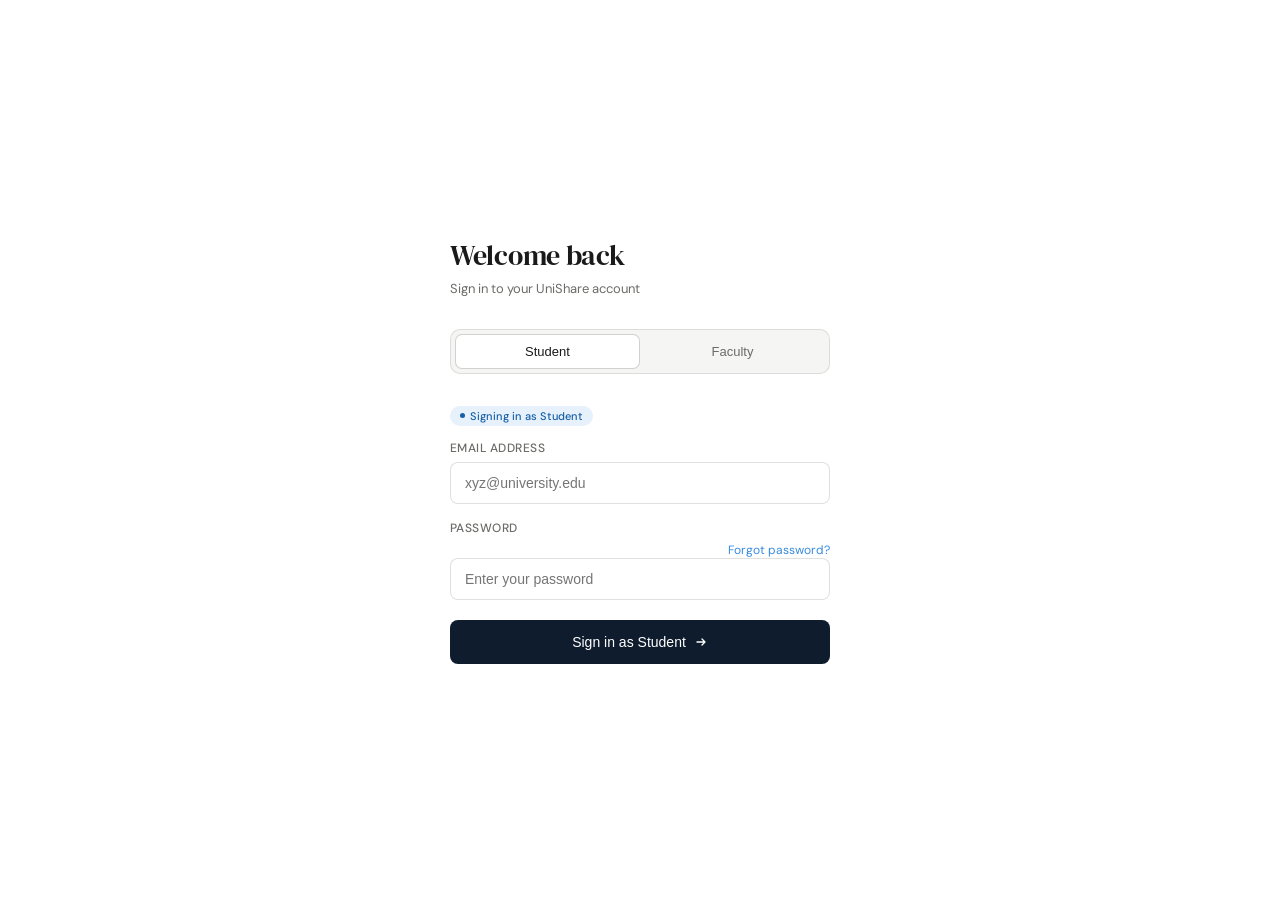
<file: login.html>
<!DOCTYPE html>
<html lang="en">
<head>
  <meta charset="UTF-8" />
  <meta name="viewport" content="width=device-width, initial-scale=1.0"/>
  <title>UniShare — Login</title>

  <link rel="preconnect" href="https://fonts.googleapis.com">
  <link rel="preconnect" href="https://fonts.gstatic.com" crossorigin>
  <link href="https://fonts.googleapis.com/css2?family=DM+Serif+Display:ital@0;1&family=DM+Sans:wght@300;400;500&display=swap" rel="stylesheet">

  <style>
    *, *::before, *::after { box-sizing: border-box; margin: 0; padding: 0; }

    html, body {
      height: 100%;
      font-family: 'DM Sans', sans-serif;
      background: #ffffff;
      color: #1a1a1a;
    }

    .page {
      min-height: 100vh;
      display: flex;
      align-items: center;
      justify-content: center;
    }

    .right-panel {
      display: flex;
      align-items: center;
      justify-content: center;
      padding: 3rem 2.5rem;
      background: #ffffff;
      width: 100%;
    }

    .form-container {
      width: 100%;
      max-width: 380px;
    }

    .form-header { margin-bottom: 2rem; }
    .form-header h2 {
      font-family: 'DM Serif Display', serif;
      font-size: 28px;
      font-weight: 400;
      color: #1a1a1a;
      margin-bottom: 6px;
      letter-spacing: -0.3px;
    }
    .form-header p { font-size: 13px; color: #6b6b68; }

    .role-toggle {
      display: grid;
      grid-template-columns: 1fr 1fr;
      background: #f5f5f3;
      border-radius: 10px;
      padding: 4px;
      margin-bottom: 1.75rem;
      border: 0.5px solid rgba(0,0,0,0.1);
    }
    .role-btn {
      padding: 9px 0;
      border: none;
      background: transparent;
      border-radius: 7px;
      font-size: 13px;
      font-weight: 500;
      cursor: pointer;
      color: #6b6b68;
      transition: all 0.18s ease;
    }
    .role-btn.active {
      background: #ffffff;
      color: #1a1a1a;
      border: 0.5px solid rgba(0,0,0,0.18);
    }

    .role-badge {
      display: inline-flex;
      align-items: center;
      gap: 5px;
      background: #e6f1fb;
      color: #185fa5;
      font-size: 11px;
      font-weight: 500;
      padding: 3px 10px;
      border-radius: 20px;
      margin-bottom: 14px;
    }
    .role-badge.faculty { background: #e1f5ee; color: #0f6e56; }
    .role-dot { width: 5px; height: 5px; border-radius: 50%; background: currentColor; }

    .field { margin-bottom: 1rem; }
    .field label {
      display: block;
      font-size: 12px;
      font-weight: 500;
      color: #6b6b68;
      letter-spacing: 0.04em;
      text-transform: uppercase;
      margin-bottom: 6px;
    }
    .field input {
      width: 100%;
      height: 42px;
      border: 0.5px solid rgba(0,0,0,0.12);
      border-radius: 8px;
      padding: 0 14px;
      font-size: 14px;
      background: #ffffff;
      color: #1a1a1a;
      outline: none;
      transition: border-color 0.15s;
    }
    .field input:hover { border-color: rgba(0,0,0,0.22); }
    .field input:focus { border-color: rgba(0,0,0,0.35); box-shadow: 0 0 0 3px rgba(55,138,221,0.1); }
    .field input.error { border-color: #E24B4A; box-shadow: 0 0 0 3px rgba(226,75,74,0.1); }

    .error-msg {
      font-size: 12px;
      color: #E24B4A;
      margin-top: 5px;
      display: none;
    }

    .submit-btn {
      width: 100%;
      height: 44px;
      background: #0f1c2e;
      color: #fff;
      border: none;
      border-radius: 8px;
      font-size: 14px;
      font-weight: 500;
      cursor: pointer;
      margin-top: 1.25rem;
      transition: opacity 0.15s, transform 0.1s;
      display: flex;
      align-items: center;
      justify-content: center;
      gap: 8px;
    }
    .submit-btn:hover { opacity: 0.88; }
    .submit-btn:active { transform: scale(0.99); }

    .forgot-link {
      font-size: 12px;
      color: #378ADD;
      text-decoration: none;
      float: right;
    }
    .forgot-link:hover { text-decoration: underline; }

    @media (max-width: 768px) {
      .right-panel { padding: 2rem 1.5rem; min-height: 100vh; }
    }
  </style>
</head>
<body>
<div class="page">
  <div class="right-panel">
    <div class="form-container">
      <div class="form-header">
        <h2 id="form-title">Welcome back</h2>
        <p id="form-sub">Sign in to your UniShare account</p>
      </div>

      <div class="role-toggle">
        <button class="role-btn active" id="btn-student" onclick="switchRole('student')">Student</button>
        <button class="role-btn" id="btn-faculty" onclick="switchRole('faculty')">Faculty</button>
      </div>

      <div id="role-badge" class="role-badge">
        <div class="role-dot"></div>
        <span id="badge-text">Signing in as Student</span>
      </div>

      <form id="login-form" onsubmit="handleLogin(event)">
        <div class="field">
          <label for="email">Email address</label>
          <input type="email" id="email" placeholder="xyz@university.edu" aria-describedby="email-err" />
          <div class="error-msg" id="email-err" aria-live="polite">Please enter a valid email address.</div>
        </div>

        <div class="field">
          <label for="password">Password</label>
          <a href="reset.html" class="forgot-link">Forgot password?</a>
      
          <input type="password" id="password" placeholder="Enter your password" aria-describedby="pass-err" />
          <div class="error-msg" id="pass-err" aria-live="polite">Password cannot be empty.</div>
        </div>

        <button type="submit" class="submit-btn" id="login-btn">
          <span id="btn-label">Sign in as Student</span>
          <svg width="14" height="14" viewBox="0 0 14 14" fill="none">
            <path d="M3 7H11M11 7L8 4M11 7L8 10" stroke="white" stroke-width="1.3" stroke-linecap="round" stroke-linejoin="round"/>
          </svg>
        </button>
      </form>
    </div>
  </div>
</div>

<script>
  let currentRole = 'student';

  function switchRole(role) {
    currentRole = role;
    const isStudent = role === 'student';

    document.getElementById('btn-student').classList.toggle('active', isStudent);
    document.getElementById('btn-faculty').classList.toggle('active', !isStudent);

    const badge = document.getElementById('role-badge');
    badge.className = 'role-badge' + (isStudent ? '' : ' faculty');
    document.getElementById('badge-text').textContent = isStudent ? 'Signing in as Student' : 'Signing in as Faculty';
    document.getElementById('btn-label').textContent  = isStudent ? 'Sign in as Student' : 'Sign in as Faculty';
    document.getElementById('form-title').textContent = isStudent ? 'Welcome back' : 'Faculty portal';
    document.getElementById('form-sub').textContent   = isStudent
      ? 'Sign in to your UniShare account'
      : 'Access your courses and submissions';
    document.getElementById('email').placeholder = isStudent
      ? 'you@university.edu'
      : 'faculty@university.edu';
  }

  function handleLogin(e) {
    if (e) e.preventDefault();

    const email    = document.getElementById('email').value.trim();
    const pass     = document.getElementById('password').value.trim();
    const emailEl  = document.getElementById('email');
    const passEl   = document.getElementById('password');
    const emailErr = document.getElementById('email-err');
    const passErr  = document.getElementById('pass-err');

    let valid = true;

    if (!email || !/^[^\s@]+@[^\s@]+\.[^\s@]+$/.test(email)) {
      emailEl.classList.add('error');
      emailErr.style.display = 'block';
      valid = false;
    } else {
      emailEl.classList.remove('error');
      emailErr.style.display = 'none';
    }

    if (!pass) {
      passEl.classList.add('error');
      passErr.style.display = 'block';
      valid = false;
    } else {
      passEl.classList.remove('error');
      passErr.style.display = 'none';
    }

    if (!valid) return;

    // Demo redirect logic
    if (currentRole === 'student') {
      localStorage.setItem('studentName', email.split('@')[0]);
      window.location.href = 'student-dashboard.html';
    } else {
      window.location.href = 'faculty-dashboard.html';
    }
  }

  // Clear errors as user types
  document.getElementById('email').addEventListener('input', () => {
    document.getElementById('email').classList.remove('error');
    document.getElementById('email-err').style.display = 'none';
  });
  document.getElementById('password').addEventListener('input', () => {
    document.getElementById('password').classList.remove('error');
    document.getElementById('pass-err').style.display = 'none';
  });
</script>
</file>
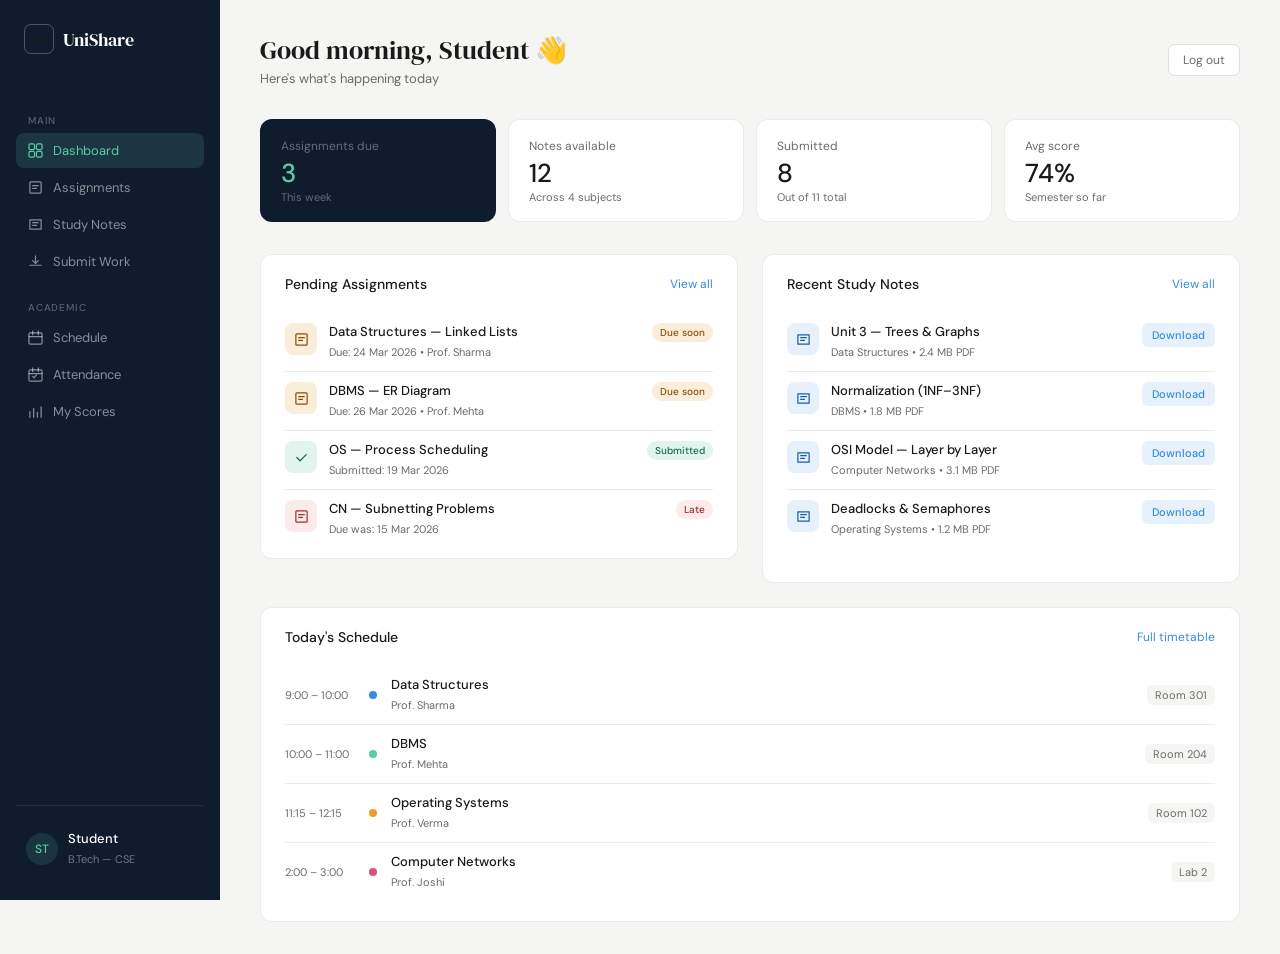
<file: student-dashboard.html>
<!DOCTYPE html>
<html lang="en">
<head>
  <!-- ALL your existing head content -->

  <style>
   :root {
  --accent: #5DCAA5;
  --accent-soft: rgba(93, 202, 165, 0.15);
  --sidebar-bg: #0f1c2e;
  --bg: #f5f5f3;
  --card-bg: #fff;
  --text-main: #1a1a1a;
  --text-muted: #6b6b68;
  --border: rgba(0, 0, 0, 0.08);
}

*, *::before, *::after {
  box-sizing: border-box;
  margin: 0;
  padding: 0;
}

html, body {
  height: 100%;
  font-family: 'DM Sans', sans-serif;
  background: var(--bg);
  color: var(--text-main);
}

.app {
  display: flex;
  min-height: 100vh;
}

/* ── SIDEBAR ── */
.sidebar {
  width: 220px;
  background: var(--sidebar-bg);
  display: flex;
  flex-direction: column;
  padding: 1.5rem 1rem;
  position: fixed;
  top: 0; left: 0; bottom: 0;
  z-index: 100;
}

.brand {
  display: flex;
  align-items: center;
  gap: 9px;
  margin-bottom: 2.5rem;
  padding: 0 0.5rem;
}

.brand-mark {
  width: 30px; height: 30px;
  border: 1.5px solid rgba(255,255,255,0.25);
  border-radius: 7px;
  display: flex; align-items: center; justify-content: center;
}

.brand-mark svg { stroke: var(--accent); }

.brand-name {
  font-family: 'DM Serif Display', serif;
  font-size: 18px;
  color: #fff;
}

.nav-label {
  font-size: 10px;
  font-weight: 500;
  letter-spacing: 0.08em;
  text-transform: uppercase;
  color: rgba(255,255,255,0.3);
  padding: 0 0.75rem;
  margin: 1.25rem 0 6px;
}

.nav-item {
  display: flex;
  align-items: center;
  gap: 10px;
  padding: 9px 12px;
  border-radius: 8px;
  cursor: pointer;
  color: rgba(255,255,255,0.5);
  font-size: 13px;
  transition: all 0.15s;
  background: none;
  border: none;
  width: 100%;
  text-align: left;
  margin-bottom: 2px;
  font-family: 'DM Sans', sans-serif;
}

.nav-item:hover {
  background: rgba(255,255,255,0.07);
  color: rgba(255,255,255,0.85);
}

.nav-item.active {
  background: var(--accent-soft);
  color: var(--accent);
}

.nav-item svg {
  width: 15px; height: 15px;
  flex-shrink: 0;
}

.sidebar-bottom {
  margin-top: auto;
  border-top: 0.5px solid rgba(255,255,255,0.08);
  padding-top: 1rem;
}

.user-card {
  display: flex;
  align-items: center;
  gap: 10px;
  padding: 8px 10px;
  border-radius: 8px;
  cursor: pointer;
  transition: background 0.2s;
}

.user-card:hover { background: rgba(255,255,255,0.05); }

.avatar {
  width: 32px; height: 32px;
  border-radius: 50%;
  background: var(--accent-soft);
  display: flex; align-items: center; justify-content: center;
  font-size: 12px; font-weight: 500;
  color: var(--accent);
  flex-shrink: 0;
}

.user-info p { font-size: 13px; color: #fff; font-weight: 500; }
.user-info span { font-size: 11px; color: rgba(255,255,255,0.4); }

/* ── MAIN ── */
.main {
  margin-left: 220px;
  flex: 1;
  padding: 2rem 2.5rem;
  max-width: calc(100vw - 220px);
}

.topbar {
  display: flex;
  align-items: center;
  justify-content: space-between;
  margin-bottom: 2rem;
}

.topbar h1 {
  font-family: 'DM Serif Display', serif;
  font-size: 26px;
  font-weight: 400;
}

.topbar p { font-size: 13px; color: var(--text-muted); margin-top: 2px; }

.logout-btn {
  font-size: 12px;
  color: var(--text-muted);
  background: #fff;
  border: 0.5px solid rgba(0,0,0,0.12);
  border-radius: 7px;
  padding: 7px 14px;
  cursor: pointer;
  font-family: 'DM Sans', sans-serif;
}

.logout-btn:hover { background: var(--bg); }

/* ── CARDS & GRID ── */
.stats-grid {
  display: grid;
  grid-template-columns: repeat(4,1fr);
  gap: 12px;
  margin-bottom: 2rem;
}

.stat-card {
  background: var(--card-bg);
  border: 0.5px solid var(--border);
  border-radius: 12px;
  padding: 1.1rem 1.25rem;
}

.stat-card.highlight { background: var(--sidebar-bg); }

.stat-label { font-size: 12px; color: var(--text-muted); margin-bottom: 6px; }
.stat-value { font-size: 26px; font-weight: 500; line-height: 1; }
.stat-sub   { font-size: 11px; color: var(--text-muted); margin-top: 4px; }

.stat-card.highlight .stat-label,
.stat-card.highlight .stat-sub  { color: rgba(255,255,255,0.35); }
.stat-card.highlight .stat-value { color: var(--accent); }

.content-grid {
  display: grid;
  grid-template-columns: 1fr 1fr;
  gap: 1.5rem;
  margin-bottom: 1.5rem;
}

.card {
  background: var(--card-bg);
  border: 0.5px solid var(--border);
  border-radius: 12px;
  padding: 1.25rem 1.5rem;
  margin-bottom: 1.5rem;
}

.card:last-child { margin-bottom: 0; }

.card-header {
  display: flex;
  align-items: center;
  justify-content: space-between;
  margin-bottom: 1.25rem;
}

.card-title { font-size: 14px; font-weight: 500; }

.card-link { font-size: 12px; color: #378ADD; cursor: pointer; }
.card-link:hover { text-decoration: underline; }

/* ── LIST ── */
.list-item {
  display: flex;
  align-items: flex-start;
  gap: 12px;
  padding: 10px 0;
  border-bottom: 0.5px solid var(--border);
}

.list-item:last-child { border-bottom: none; padding-bottom: 0; }

.list-icon {
  width: 32px; height: 32px;
  border-radius: 8px;
  display: flex; align-items: center; justify-content: center;
  flex-shrink: 0;
}

.icon-due  { background: #faeeda; color: #854f0b; }
.icon-done { background: #e1f5ee; color: #0f6e56; }
.icon-late { background: #fcebeb; color: #a32d2d; }
.icon-new,
.icon-note { background: #e6f1fb; color: #185fa5; }

.list-info { flex: 1; }
.list-info p    { font-size: 13px; font-weight: 500; }
.list-info span { font-size: 11px; color: var(--text-muted); }

.badge {
  font-size: 10px; font-weight: 500;
  padding: 3px 8px; border-radius: 20px; white-space: nowrap;
}

.badge.due     { background: #faeeda; color: #854f0b; }
.badge.done    { background: #e1f5ee; color: #0f6e56; }
.badge.late    { background: #fcebeb; color: #a32d2d; }
.badge.new     { background: #e6f1fb; color: #185fa5; }
.badge.present { background: #d1fae5; color: #065f46; }
.badge.absent  { background: #fee2e2; color: #991b1b; }
.badge.late-att{ background: #fef3c7; color: #92400e; }

.btn-sm {
  font-size: 11px;
  color: #378ADD;
  background: #e6f1fb;
  border: none; border-radius: 6px;
  padding: 5px 10px;
  cursor: pointer; font-weight: 500;
  font-family: 'DM Sans', sans-serif;
}

.btn-sm:hover { background: #d0e4f9; }

/* ── SCHEDULE ── */
.schedule-row {
  display: flex;
  align-items: center;
  gap: 14px;
  padding: 10px 0;
  border-bottom: 0.5px solid var(--border);
}

.schedule-row:last-child { border-bottom: none; }

.schedule-time { font-size: 11px; color: var(--text-muted); min-width: 70px; }
.schedule-dot  { width: 8px; height: 8px; border-radius: 50%; flex-shrink: 0; }
.schedule-info p    { font-size: 13px; font-weight: 500; }
.schedule-info span { font-size: 11px; color: var(--text-muted); }

.schedule-room {
  margin-left: auto;
  font-size: 11px; color: var(--text-muted);
  background: var(--bg);
  padding: 3px 8px; border-radius: 6px;
}

/* ── SUBMIT ── */
.upload-area {
  border: 1.5px dashed rgba(0,0,0,0.15);
  border-radius: 10px; padding: 1.5rem;
  text-align: center; cursor: pointer;
  transition: border-color 0.15s, background 0.15s;
  margin-bottom: 1rem;
}

.upload-area:hover { border-color: #378ADD; background: #f0f7ff; }
.upload-area p { font-size: 13px; color: var(--text-muted); margin-top: 8px; }

.select-field {
  width: 100%; height: 38px;
  border: 0.5px solid rgba(0,0,0,0.12);
  border-radius: 8px; padding: 0 12px;
  font-family: 'DM Sans', sans-serif; font-size: 13px;
  background: #fff; outline: none;
  margin-bottom: 10px; cursor: pointer;
}

.submit-btn {
  width: 100%; height: 40px;
  background: var(--sidebar-bg); color: #fff;
  border: none; border-radius: 8px;
  font-family: 'DM Sans', sans-serif;
  font-size: 13px; font-weight: 500;
  cursor: pointer;
}

.submit-btn:hover { opacity: 0.85; }

/* ── SCORES ── */
.progress-row {
  display: flex;
  align-items: center;
  gap: 16px;
  padding: 12px 0;
  border-bottom: 0.5px solid var(--border);
}

.progress-row:last-child { border-bottom: none; }

.progress-label { font-size: 13px; font-weight: 500; min-width: 160px; }

.progress-track {
  flex: 1; background: var(--bg);
  border-radius: 20px; height: 6px; overflow: hidden;
}

.progress-fill { height: 100%; border-radius: 20px; }

.progress-value { font-size: 13px; font-weight: 500; min-width: 40px; text-align: right; }

/* ── ATTENDANCE ── */
.att-summary-grid {
  display: grid;
  grid-template-columns: repeat(4,1fr);
  gap: 12px;
  margin-bottom: 1.5rem;
}

.att-sum-card {
  background: var(--card-bg);
  border: 0.5px solid var(--border);
  border-radius: 12px;
  padding: 1rem 1.25rem;
  text-align: center;
}

.att-sum-num   { font-size: 26px; font-weight: 500; line-height: 1; margin-bottom: 4px; }
.att-sum-label { font-size: 11px; color: var(--text-muted); }

.att-progress-row {
  display: flex;
  align-items: center;
  gap: 16px;
  padding: 12px 0;
  border-bottom: 0.5px solid var(--border);
}

.att-progress-row:last-child { border-bottom: none; }

.att-progress-label { font-size: 13px; font-weight: 500; min-width: 160px; }

.att-progress-track {
  flex: 1; background: var(--bg);
  border-radius: 20px; height: 6px; overflow: hidden;
}

.att-progress-fill { height: 100%; border-radius: 20px; }

.att-count { font-size: 12px; color: var(--text-muted); min-width: 40px; text-align: center; }

.att-pct {
  font-size: 11px; font-weight: 500;
  padding: 3px 8px; border-radius: 6px;
  min-width: 42px; text-align: center;
  display: inline-block;
}

.att-pct.good { background: #d1fae5; color: #065f46; }
.att-pct.ok   { background: #fef3c7; color: #92400e; }
.att-pct.low  { background: #fee2e2; color: #991b1b; }

.att-table {
  width: 100%; border-collapse: collapse; font-size: 13px;
}

.att-table th {
  background: #f5f5f3;
  padding: 9px 12px;
  text-align: left;
  font-size: 11px; font-weight: 500;
  color: var(--text-muted);
  letter-spacing: 0.03em;
  border-bottom: 1px solid var(--border);
}

.att-table td {
  padding: 10px 12px;
  border-bottom: 1px solid rgba(0,0,0,0.04);
  vertical-align: middle;
}

.att-table tr:last-child td { border-bottom: none; }
.att-table tr:hover td { background: #fafaf9; }

/* ── MODAL ── */
.modal-overlay {
  position: fixed; inset: 0;
  background: rgba(0,0,0,0.4);
  display: flex; align-items: center; justify-content: center;
  z-index: 200;
  opacity: 0; visibility: hidden;
  transition: all 0.2s;
}

.modal-overlay.open { opacity: 1; visibility: visible; }

.modal {
  background: #fff; border-radius: 12px;
  padding: 2rem; width: 100%; max-width: 400px;
  box-shadow: 0 10px 40px rgba(0,0,0,0.1);
  transform: translateY(10px); transition: transform 0.2s;
}

.modal-overlay.open .modal { transform: translateY(0); }

.modal h2 {
  font-family: 'DM Serif Display', serif;
  font-size: 20px; margin-bottom: 1.5rem;
}

.form-group { margin-bottom: 1rem; }

.form-label {
  display: block; font-size: 12px; font-weight: 500;
  color: var(--text-muted); margin-bottom: 6px;
}

.form-input {
  width: 100%; height: 40px;
  border: 1px solid #ddd; border-radius: 8px;
  padding: 0 12px; font-size: 13px;
  font-family: 'DM Sans', sans-serif;
}

.color-options { display: flex; gap: 10px; margin-top: 5px; }

.color-opt {
  width: 28px; height: 28px; border-radius: 50%;
  cursor: pointer; border: 2px solid transparent;
  transition: transform 0.15s;
}

.color-opt:hover { transform: scale(1.1); }
.color-opt.active { border-color: var(--text-main); }

.btn-save {
  width: 100%; height: 40px;
  background: var(--accent); color: #fff;
  border: none; border-radius: 8px;
  font-weight: 500; cursor: pointer;
  font-family: 'DM Sans', sans-serif;
  margin-top: 1rem;
}

.btn-cancel {
  background: transparent; color: var(--text-muted);
  border: none; cursor: pointer;
  font-size: 12px; margin-top: 0.5rem;
  display: block; width: 100%; text-align: center;
  font-family: 'DM Sans', sans-serif;
}

/* ── RESPONSIVE ── */
@media (max-width: 900px) {
  .stats-grid    { grid-template-columns: 1fr 1fr; }
  .content-grid  { grid-template-columns: 1fr; }
  .att-summary-grid { grid-template-columns: 1fr 1fr; }
}

@media (max-width: 640px) {
  .sidebar { display: none; }
  .main    { margin-left: 0; max-width: 100vw; padding: 1.25rem; }
  .stats-grid { grid-template-columns: 1fr 1fr; }
  .att-summary-grid { grid-template-columns: 1fr 1fr; }
  .progress-label, .att-progress-label { min-width: 100px; font-size: 12px; }
}
  </style>
</head>

<body>

 <!DOCTYPE html>
<html lang="en">
<head>
<meta charset="UTF-8"/>
<meta name="viewport" content="width=device-width, initial-scale=1.0"/>
<title>UniShare — Student Dashboard</title>
<link rel="preconnect" href="https://fonts.googleapis.com">
<link rel="preconnect" href="https://fonts.gstatic.com" crossorigin>
<link href="https://fonts.googleapis.com/css2?family=DM+Serif+Display:ital@0;1&family=DM+Sans:wght@300;400;500&display=swap" rel="stylesheet">

</head>
<body>
<div class="app">

  <aside class="sidebar">
    <div class="brand">
      <div class="brand-mark">
        <svg width="16" height="16" viewBox="0 0 18 18" fill="none">
          <path d="M3 14L9 4L15 14" stroke="currentColor" stroke-width="1.5" stroke-linecap="round" stroke-linejoin="round"/>
          <path d="M5.5 10H12.5" stroke="currentColor" stroke-width="1.5" stroke-linecap="round"/>
        </svg>
      </div>
      <span class="brand-name">UniShare</span>
    </div>

    <div class="nav-label">Main</div>
    <button class="nav-item active" data-section="dashboard">
      <svg viewBox="0 0 16 16" fill="none"><rect x="1" y="1" width="6" height="6" rx="1.5" stroke="currentColor" stroke-width="1.3"/><rect x="9" y="1" width="6" height="6" rx="1.5" stroke="currentColor" stroke-width="1.3"/><rect x="1" y="9" width="6" height="6" rx="1.5" stroke="currentColor" stroke-width="1.3"/><rect x="9" y="9" width="6" height="6" rx="1.5" stroke="currentColor" stroke-width="1.3"/></svg>
      Dashboard
    </button>
    <button class="nav-item" data-section="assignments">
      <svg viewBox="0 0 16 16" fill="none"><path d="M3 2h10a1 1 0 011 1v10a1 1 0 01-1 1H3a1 1 0 01-1-1V3a1 1 0 011-1z" stroke="currentColor" stroke-width="1.3"/><path d="M5 6h6M5 9h4" stroke="currentColor" stroke-width="1.3" stroke-linecap="round"/></svg>
      Assignments
    </button>
    <button class="nav-item" data-section="notes">
      <svg viewBox="0 0 16 16" fill="none"><path d="M2 3h12v10H2z" stroke="currentColor" stroke-width="1.3" stroke-linejoin="round"/><path d="M5 6h6M5 9h4" stroke="currentColor" stroke-width="1.3" stroke-linecap="round"/></svg>
      Study Notes
    </button>
    <button class="nav-item" data-section="submit">
      <svg viewBox="0 0 16 16" fill="none"><path d="M8 2v8M5 7l3 3 3-3" stroke="currentColor" stroke-width="1.3" stroke-linecap="round" stroke-linejoin="round"/><path d="M2 12h12" stroke="currentColor" stroke-width="1.3" stroke-linecap="round"/></svg>
      Submit Work
    </button>

    <div class="nav-label">Academic</div>
    <button class="nav-item" data-section="schedule">
      <svg viewBox="0 0 16 16" fill="none"><rect x="1" y="3" width="14" height="12" rx="1.5" stroke="currentColor" stroke-width="1.3"/><path d="M5 1v4M11 1v4M1 7h14" stroke="currentColor" stroke-width="1.3" stroke-linecap="round"/></svg>
      Schedule
    </button>
    <button class="nav-item" data-section="attendance">
      <svg viewBox="0 0 16 16" fill="none"><rect x="1" y="3" width="14" height="12" rx="1.5" stroke="currentColor" stroke-width="1.3"/><path d="M5 1v4M11 1v4M1 7h14" stroke="currentColor" stroke-width="1.3" stroke-linecap="round"/><path d="M5 10l1.5 1.5L9 8.5" stroke="currentColor" stroke-width="1.3" stroke-linecap="round" stroke-linejoin="round"/></svg>
      Attendance
    </button>
    <button class="nav-item" data-section="scores">
      <svg viewBox="0 0 16 16" fill="none"><path d="M2 14V8M6 14V5M10 14V9M14 14V3" stroke="currentColor" stroke-width="1.3" stroke-linecap="round"/></svg>
      My Scores
    </button>

    <div class="sidebar-bottom">
      <div class="user-card" onclick="openSettings()">
        <div class="avatar" id="avatar-display">RS</div>
        <div class="user-info">
          <p id="user-display-name">Rahul Singh</p>
          <span id="user-display-program">B.Tech — CSE</span>
        </div>
      </div>
    </div>
  </aside>

  <main class="main">
    <div class="topbar">
      <div>
        <h1 id="page-title"></h1>
        <p id="page-sub"></p>
      </div>
      <button class="logout-btn" onclick="logout()">Log out</button>
    </div>
    <div id="dynamic-content"></div>
  </main>
</div>

<!-- SETTINGS MODAL -->
<div class="modal-overlay" id="settings-modal">
  <div class="modal">
    <h2>Settings</h2>
    <div class="form-group">
      <label class="form-label">Full Name</label>
      <input type="text" class="form-input" id="input-name" placeholder="Your name">
    </div>
    <div class="form-group">
      <label class="form-label">Program</label>
      <input type="text" class="form-input" id="input-program" placeholder="e.g., B.Tech CSE">
    </div>
    <div class="form-group">
      <label class="form-label">Accent Color</label>
      <div class="color-options" id="color-options">
        <div class="color-opt active" data-color="#5DCAA5" style="background:#5DCAA5"></div>
        <div class="color-opt" data-color="#378ADD" style="background:#378ADD"></div>
        <div class="color-opt" data-color="#D4537E" style="background:#D4537E"></div>
        <div class="color-opt" data-color="#EF9F27" style="background:#EF9F27"></div>
      </div>
    </div>
    <button class="btn-save" onclick="saveSettings()">Save Changes</button>
    <button class="btn-cancel" onclick="closeSettings()">Cancel</button>
  </div>
</div>
</body>
</html>

  <script>
    const state = {
  user: { name: '', program: 'B.Tech — CSE', accent: '#5DCAA5' },
  stats: [
    { label: 'Assignments due', value: 3,    sub: 'This week',        highlight: true },
    { label: 'Notes available', value: 12,   sub: 'Across 4 subjects' },
    { label: 'Submitted',       value: 8,    sub: 'Out of 11 total'   },
    { label: 'Avg score',       value: '74%',sub: 'Semester so far'   }
  ],
  assignments: [
    { title: 'Data Structures — Linked Lists', meta: 'Due: 24 Mar 2026 • Prof. Sharma', status: 'due'  },
    { title: 'DBMS — ER Diagram',              meta: 'Due: 26 Mar 2026 • Prof. Mehta',  status: 'due'  },
    { title: 'OS — Process Scheduling',        meta: 'Submitted: 19 Mar 2026',          status: 'done' },
    { title: 'CN — Subnetting Problems',       meta: 'Due was: 15 Mar 2026',            status: 'late' },
    { title: 'Maths — Integration',            meta: 'Due: 30 Mar 2026',                status: 'new'  }
  ],
  notes: [
    { title: 'Unit 3 — Trees & Graphs',    subject: 'Data Structures',   size: '2.4 MB' },
    { title: 'Normalization (1NF–3NF)',     subject: 'DBMS',              size: '1.8 MB' },
    { title: 'OSI Model — Layer by Layer', subject: 'Computer Networks',  size: '3.1 MB' },
    { title: 'Deadlocks & Semaphores',     subject: 'Operating Systems',  size: '1.2 MB' }
  ],
  schedule: [
    { time: '9:00 – 10:00',   subject: 'Data Structures',  prof: 'Prof. Sharma', room: 'Room 301', color: '#378ADD' },
    { time: '10:00 – 11:00',  subject: 'DBMS',             prof: 'Prof. Mehta',  room: 'Room 204', color: '#5DCAA5' },
    { time: '11:15 – 12:15',  subject: 'Operating Systems',prof: 'Prof. Verma',  room: 'Room 102', color: '#EF9F27' },
    { time: '2:00 – 3:00',    subject: 'Computer Networks', prof: 'Prof. Joshi',  room: 'Lab 2',    color: '#D4537E' }
  ],
  scores: [
    { sub: 'Data Structures',  score: 82, color: '#378ADD' },
    { sub: 'DBMS',             score: 76, color: '#5DCAA5' },
    { sub: 'Operating Systems',score: 68, color: '#EF9F27' },
    { sub: 'Computer Networks',score: 71, color: '#D4537E' },
    { sub: 'Mathematics',      score: 79, color: '#7F77DD' }
  ],
  attendance: {
    total: 20, present: 16, absent: 3, late: 1,
    subjects: [
      { name: 'Data Structures',  attended: 18, total: 20, color: '#378ADD' },
      { name: 'DBMS',             attended: 17, total: 20, color: '#5DCAA5' },
      { name: 'Operating Systems',attended: 15, total: 20, color: '#EF9F27' },
      { name: 'Computer Networks',attended: 14, total: 20, color: '#D4537E' },
      { name: 'Mathematics',      attended: 16, total: 20, color: '#7F77DD' }
    ],
    records: [
      { date: '22 Apr 2026', subject: 'Data Structures',  faculty: 'Prof. Sharma', status: 'present' },
      { date: '22 Apr 2026', subject: 'DBMS',             faculty: 'Prof. Mehta',  status: 'present' },
      { date: '21 Apr 2026', subject: 'Operating Systems',faculty: 'Prof. Verma',  status: 'late'    },
      { date: '21 Apr 2026', subject: 'Computer Networks',faculty: 'Prof. Joshi',  status: 'present' },
      { date: '20 Apr 2026', subject: 'Mathematics',      faculty: 'Prof. Kapoor', status: 'absent'  },
      { date: '19 Apr 2026', subject: 'Data Structures',  faculty: 'Prof. Sharma', status: 'present' },
      { date: '18 Apr 2026', subject: 'DBMS',             faculty: 'Prof. Mehta',  status: 'absent'  },
      { date: '17 Apr 2026', subject: 'Computer Networks',faculty: 'Prof. Joshi',  status: 'present' },
      { date: '16 Apr 2026', subject: 'Operating Systems',faculty: 'Prof. Verma',  status: 'absent'  }
    ]
  }
};

// ── HELPERS ──
const statusLabel = { due:'Due soon', done:'Submitted', late:'Late', new:'New' };
const iconClass   = s => ({ due:'icon-due', done:'icon-done', late:'icon-late', new:'icon-new' }[s]);

const attPctClass = pct => pct >= 80 ? 'good' : pct >= 75 ? 'ok' : 'low';

const attStatusBadge = status => {
  const map = {
    present: '<span class="badge present">Present</span>',
    absent:  '<span class="badge absent">Absent</span>',
    late:    '<span class="badge late-att">Late</span>'
  };
  return map[status] || '';
};

// ── TEMPLATES ──
const assignmentRow = a => `
  <div class="list-item">
    <div class="list-icon ${iconClass(a.status)}">
      <svg width="15" height="15" viewBox="0 0 16 16" fill="none">
        ${a.status === 'done'
          ? '<path d="M3 8l3.5 3.5L13 5" stroke="currentColor" stroke-width="1.3" stroke-linecap="round" stroke-linejoin="round"/>'
          : '<path d="M3 2h10a1 1 0 011 1v10a1 1 0 01-1 1H3a1 1 0 01-1-1V3a1 1 0 011-1z" stroke="currentColor" stroke-width="1.3"/><path d="M5 6h6M5 9h4" stroke="currentColor" stroke-width="1.3" stroke-linecap="round"/>'}
      </svg>
    </div>
    <div class="list-info"><p>${a.title}</p><span>${a.meta}</span></div>
    <span class="badge ${a.status}">${statusLabel[a.status]}</span>
  </div>`;

const noteRow = n => `
  <div class="list-item">
    <div class="list-icon icon-note">
      <svg width="15" height="15" viewBox="0 0 16 16" fill="none"><path d="M2 3h12v10H2z" stroke="currentColor" stroke-width="1.3" stroke-linejoin="round"/><path d="M5 6h6M5 9h4" stroke="currentColor" stroke-width="1.3" stroke-linecap="round"/></svg>
    </div>
    <div class="list-info"><p>${n.title}</p><span>${n.subject} • ${n.size} PDF</span></div>
    <button class="btn-sm">Download</button>
  </div>`;

const scheduleRow = s => `
  <div class="schedule-row">
    <span class="schedule-time">${s.time}</span>
    <div class="schedule-dot" style="background:${s.color}"></div>
    <div class="schedule-info"><p>${s.subject}</p><span>${s.prof}</span></div>
    <span class="schedule-room">${s.room}</span>
  </div>`;

const scoreRow = s => `
  <div class="progress-row">
    <span class="progress-label">${s.sub}</span>
    <div class="progress-track">
      <div class="progress-fill" style="width:${s.score}%;background:${s.color}"></div>
    </div>
    <span class="progress-value">${s.score}%</span>
  </div>`;

const attSubjectRow = s => {
  const pct = Math.round((s.attended / s.total) * 100);
  const cls = attPctClass(pct);
  return `
    <div class="att-progress-row">
      <span class="att-progress-label">${s.name}</span>
      <div class="att-progress-track">
        <div class="att-progress-fill" style="width:${pct}%;background:${s.color}"></div>
      </div>
      <span class="att-count">${s.attended}/${s.total}</span>
      <span class="att-pct ${cls}">${pct}%</span>
    </div>`;
};

const attRecordRow = r => `
  <tr>
    <td style="color:var(--text-muted);font-size:12px;">${r.date}</td>
    <td style="font-weight:500;">${r.subject}</td>
    <td style="color:var(--text-muted);">${r.faculty}</td>
    <td>${attStatusBadge(r.status)}</td>
  </tr>`;

// ── PAGES ──
const pages = {

  dashboard: () => ({
    title: `Good morning, ${state.user.name.split(' ')[0] || 'Student'} 👋`,
    sub: "Here's what's happening today",
    html: `
      <div class="stats-grid">
        ${state.stats.map(s => `
          <div class="stat-card ${s.highlight ? 'highlight' : ''}">
            <div class="stat-label">${s.label}</div>
            <div class="stat-value">${s.value}</div>
            <div class="stat-sub">${s.sub}</div>
          </div>`).join('')}
      </div>
      <div class="content-grid">
        <div class="card">
          <div class="card-header">
            <span class="card-title">Pending Assignments</span>
            <a class="card-link" onclick="nav('assignments')">View all</a>
          </div>
          ${state.assignments.slice(0,4).map(assignmentRow).join('')}
        </div>
        <div class="card">
          <div class="card-header">
            <span class="card-title">Recent Study Notes</span>
            <a class="card-link" onclick="nav('notes')">View all</a>
          </div>
          ${state.notes.map(noteRow).join('')}
        </div>
      </div>
      <div class="card">
        <div class="card-header">
          <span class="card-title">Today's Schedule</span>
          <a class="card-link" onclick="nav('schedule')">Full timetable</a>
        </div>
        ${state.schedule.map(scheduleRow).join('')}
      </div>`
  }),

  assignments: () => ({
    title: 'Assignments',
    sub: 'Track your pending and submitted work',
    html: `
      <div class="card">
        <div class="card-header"><span class="card-title">All Assignments</span></div>
        ${state.assignments.map(assignmentRow).join('')}
      </div>`
  }),

  notes: () => ({
    title: 'Study Notes',
    sub: 'Download materials uploaded by your faculty',
    html: `
      <div class="card">
        <div class="card-header"><span class="card-title">All Study Notes</span></div>
        ${state.notes.map(noteRow).join('')}
      </div>`
  }),

  schedule: () => ({
    title: 'Timetable',
    sub: 'Your weekly class schedule',
    html: `
      <div class="card">
        <div class="card-header"><span class="card-title">Weekly Timetable</span></div>
        ${state.schedule.map(scheduleRow).join('')}
      </div>`
  }),

  scores: () => ({
    title: 'My Scores',
    sub: 'Performance across all subjects',
    html: `
      <div class="card">
        <div class="card-header">
          <span class="card-title">My Scores</span>
          <span style="font-size:12px;color:var(--text-muted)">Semester 4 average: 74%</span>
        </div>
        ${state.scores.map(scoreRow).join('')}
      </div>`
  }),

  attendance: () => {
    const att  = state.attendance;
    const overall = Math.round((att.present / att.total) * 100);
    const ovCls   = attPctClass(overall);
    return {
      title: 'My Attendance',
      sub: 'Track your class attendance record',
      html: `
        <div class="att-summary-grid">
          <div class="att-sum-card">
            <div class="att-sum-num" style="color:var(--text-main)">${att.total}</div>
            <div class="att-sum-label">Total Classes</div>
          </div>
          <div class="att-sum-card">
            <div class="att-sum-num" style="color:#065f46">${att.present}</div>
            <div class="att-sum-label">Present</div>
          </div>
          <div class="att-sum-card">
            <div class="att-sum-num" style="color:#991b1b">${att.absent}</div>
            <div class="att-sum-label">Absent</div>
          </div>
          <div class="att-sum-card">
            <div class="att-sum-num" style="color:#92400e">${att.late}</div>
            <div class="att-sum-label">Late</div>
          </div>
        </div>

        <div class="card">
          <div class="card-header">
            <span class="card-title">Overall Attendance</span>
            <span style="font-size:12px;color:var(--text-muted)">Semester 4</span>
          </div>
          <div style="display:flex;align-items:center;gap:14px;margin-bottom:10px;">
            <span style="font-size:13px;font-weight:500;min-width:160px;">All Subjects</span>
            <div style="flex:1;height:10px;background:var(--bg);border-radius:20px;overflow:hidden;">
              <div style="width:${overall}%;height:100%;background:var(--sidebar-bg);border-radius:20px;"></div>
            </div>
            <span class="att-pct ${ovCls}">${overall}%</span>
          </div>
          <p style="font-size:12px;color:var(--text-muted);padding:10px 12px;background:#fffbeb;border-radius:8px;border:1px solid #fde68a;">
            ⚠️ Minimum required attendance is <strong>75%</strong>.
            ${overall >= 75
              ? 'You are currently <strong style="color:#065f46">above</strong> the threshold.'
              : 'You are currently <strong style="color:#991b1b">below</strong> the threshold. Please attend more classes.'}
          </p>
        </div>

        <div class="card">
          <div class="card-header">
            <span class="card-title">Subject-wise Attendance</span>
          </div>
          ${att.subjects.map(attSubjectRow).join('')}
        </div>

        <div class="card">
          <div class="card-header">
            <span class="card-title">Attendance Record</span>
            <span style="font-size:12px;color:var(--text-muted)">${att.records.length} classes</span>
          </div>
          <table class="att-table">
            <thead>
              <tr>
                <th>Date</th>
                <th>Subject</th>
                <th>Faculty</th>
                <th>Status</th>
              </tr>
            </thead>
            <tbody>
              ${att.records.map(attRecordRow).join('')}
            </tbody>
          </table>
        </div>`
    };
  },

  submit: () => ({
    title: 'Submit Work',
    sub: 'Upload your assignment files here',
    html: `
      <div class="card" style="max-width:520px">
        <div class="card-header"><span class="card-title">Submit Assignment</span></div>
        <select class="select-field">
          <option>Select subject...</option>
          ${[...new Set(state.assignments.map(a => a.title.split('—')[0].trim()))].map(s => `<option>${s}</option>`).join('')}
        </select>
        <select class="select-field">
          <option>Select assignment...</option>
          ${state.assignments.filter(a => a.status !== 'done').map(a => `<option>${a.title}</option>`).join('')}
        </select>
        <div class="upload-area" onclick="document.getElementById('file-input').click()">
          <div class="list-icon icon-note" style="margin:0 auto">
            <svg width="15" height="15" viewBox="0 0 16 16" fill="none" stroke="currentColor" stroke-width="1.3">
              <path d="M8 2v8M5 7l3 3 3-3" stroke-linecap="round" stroke-linejoin="round"/>
              <path d="M2 12h12" stroke-linecap="round"/>
            </svg>
          </div>
          <p>Click to upload your file</p>
          <span style="font-size:11px;color:#999">PDF, DOCX up to 10 MB</span>
          <input type="file" id="file-input" style="display:none" accept=".pdf,.docx"
                 onchange="document.getElementById('fname').textContent='Selected: '+this.files[0].name">
        </div>
        <p id="fname" style="font-size:12px;color:#378ADD;margin-bottom:10px;min-height:16px;"></p>
        <button class="submit-btn" onclick="alert('Assignment submitted successfully!')">Submit Assignment</button>
      </div>`
  })
};

// ── NAVIGATION ──
function nav(section) {
  document.querySelectorAll('.nav-item').forEach(b => {
    b.classList.toggle('active', b.dataset.section === section);
  });
  const p = pages[section]();
  document.getElementById('page-title').innerText  = p.title;
  document.getElementById('page-sub').innerText    = p.sub;
  document.getElementById('dynamic-content').innerHTML = p.html;
}

// ── SETTINGS ──
function openSettings() {
  document.getElementById('input-name').value    = state.user.name;
  document.getElementById('input-program').value = state.user.program;
  document.querySelectorAll('.color-opt').forEach(o =>
    o.classList.toggle('active', o.dataset.color === state.user.accent));
  document.getElementById('settings-modal').classList.add('open');
}

function closeSettings() {
  document.getElementById('settings-modal').classList.remove('open');
}

function saveSettings() {
  state.user.name    = document.getElementById('input-name').value    || 'Student';
  state.user.program = document.getElementById('input-program').value || 'Program';
  localStorage.setItem('unishare_settings', JSON.stringify(state.user));
  updateUser();
  closeSettings();
  nav('dashboard');
}

function applyAccent(c) {
  if (!c) return;
  document.documentElement.style.setProperty('--accent', c);
  document.documentElement.style.setProperty('--accent-soft', c + '25');
}

function updateUser() {
  const initials = state.user.name.split(' ').map(n => n[0]).join('').substring(0,2).toUpperCase();
  document.getElementById('avatar-display').innerText      = initials || 'ST';
  document.getElementById('user-display-name').innerText   = state.user.name    || 'Student';
  document.getElementById('user-display-program').innerText= state.user.program || 'B.Tech — CSE';
}

function logout() {
  localStorage.removeItem('unishare_settings');
  window.location.href = 'login.html';
}

document.addEventListener('DOMContentLoaded', () => {
  const saved = localStorage.getItem('unishare_settings');
  if (saved) {
    Object.assign(state.user, JSON.parse(saved));
    applyAccent(state.user.accent);
  }

  // Read name from login if available
  const loginName = localStorage.getItem('userName');
  if (loginName) state.user.name = loginName;

  updateUser();
  nav('dashboard');

  document.querySelectorAll('.nav-item').forEach(b =>
    b.addEventListener('click', () => nav(b.dataset.section)));

  document.querySelectorAll('.color-opt').forEach(o =>
    o.addEventListener('click', function() {
      document.querySelectorAll('.color-opt').forEach(x => x.classList.remove('active'));
      this.classList.add('active');
      state.user.accent = this.dataset.color;
      applyAccent(state.user.accent);
    }));
});
  </script>

</body>
</html>
</file>
